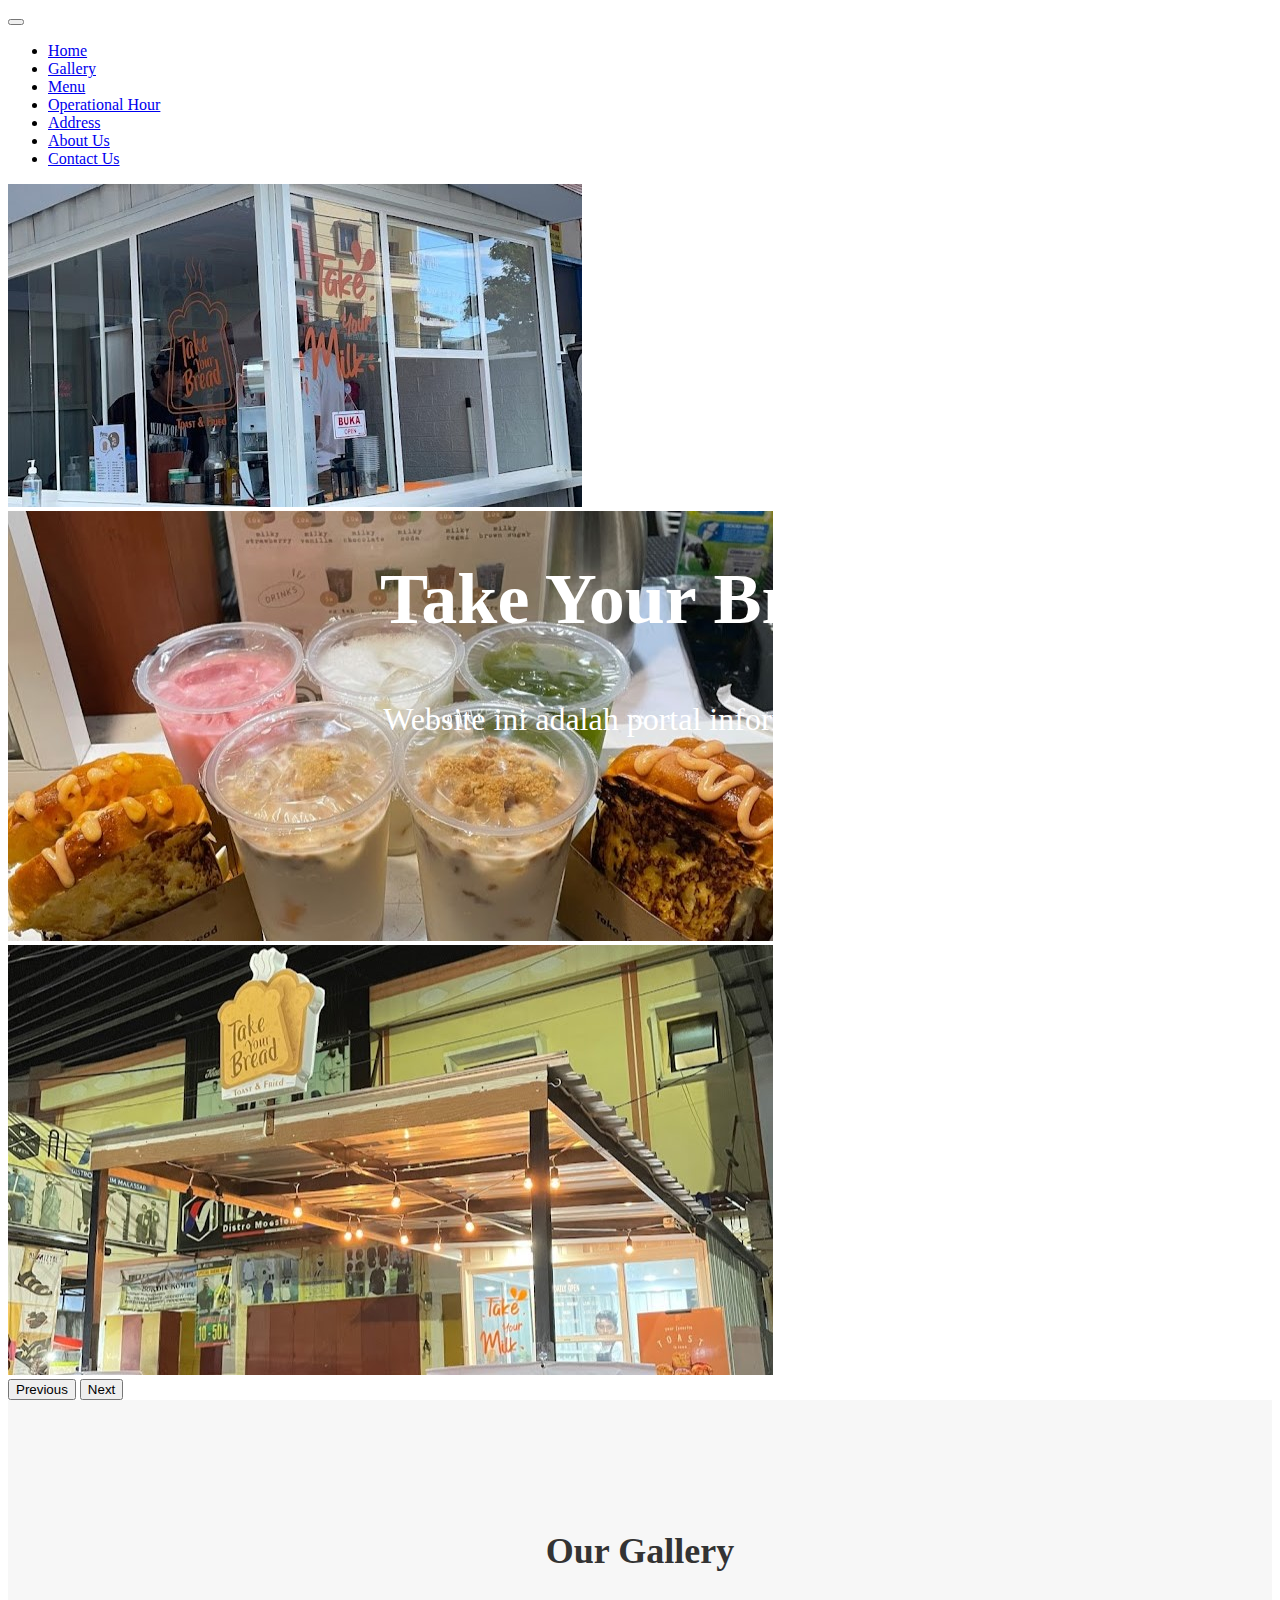
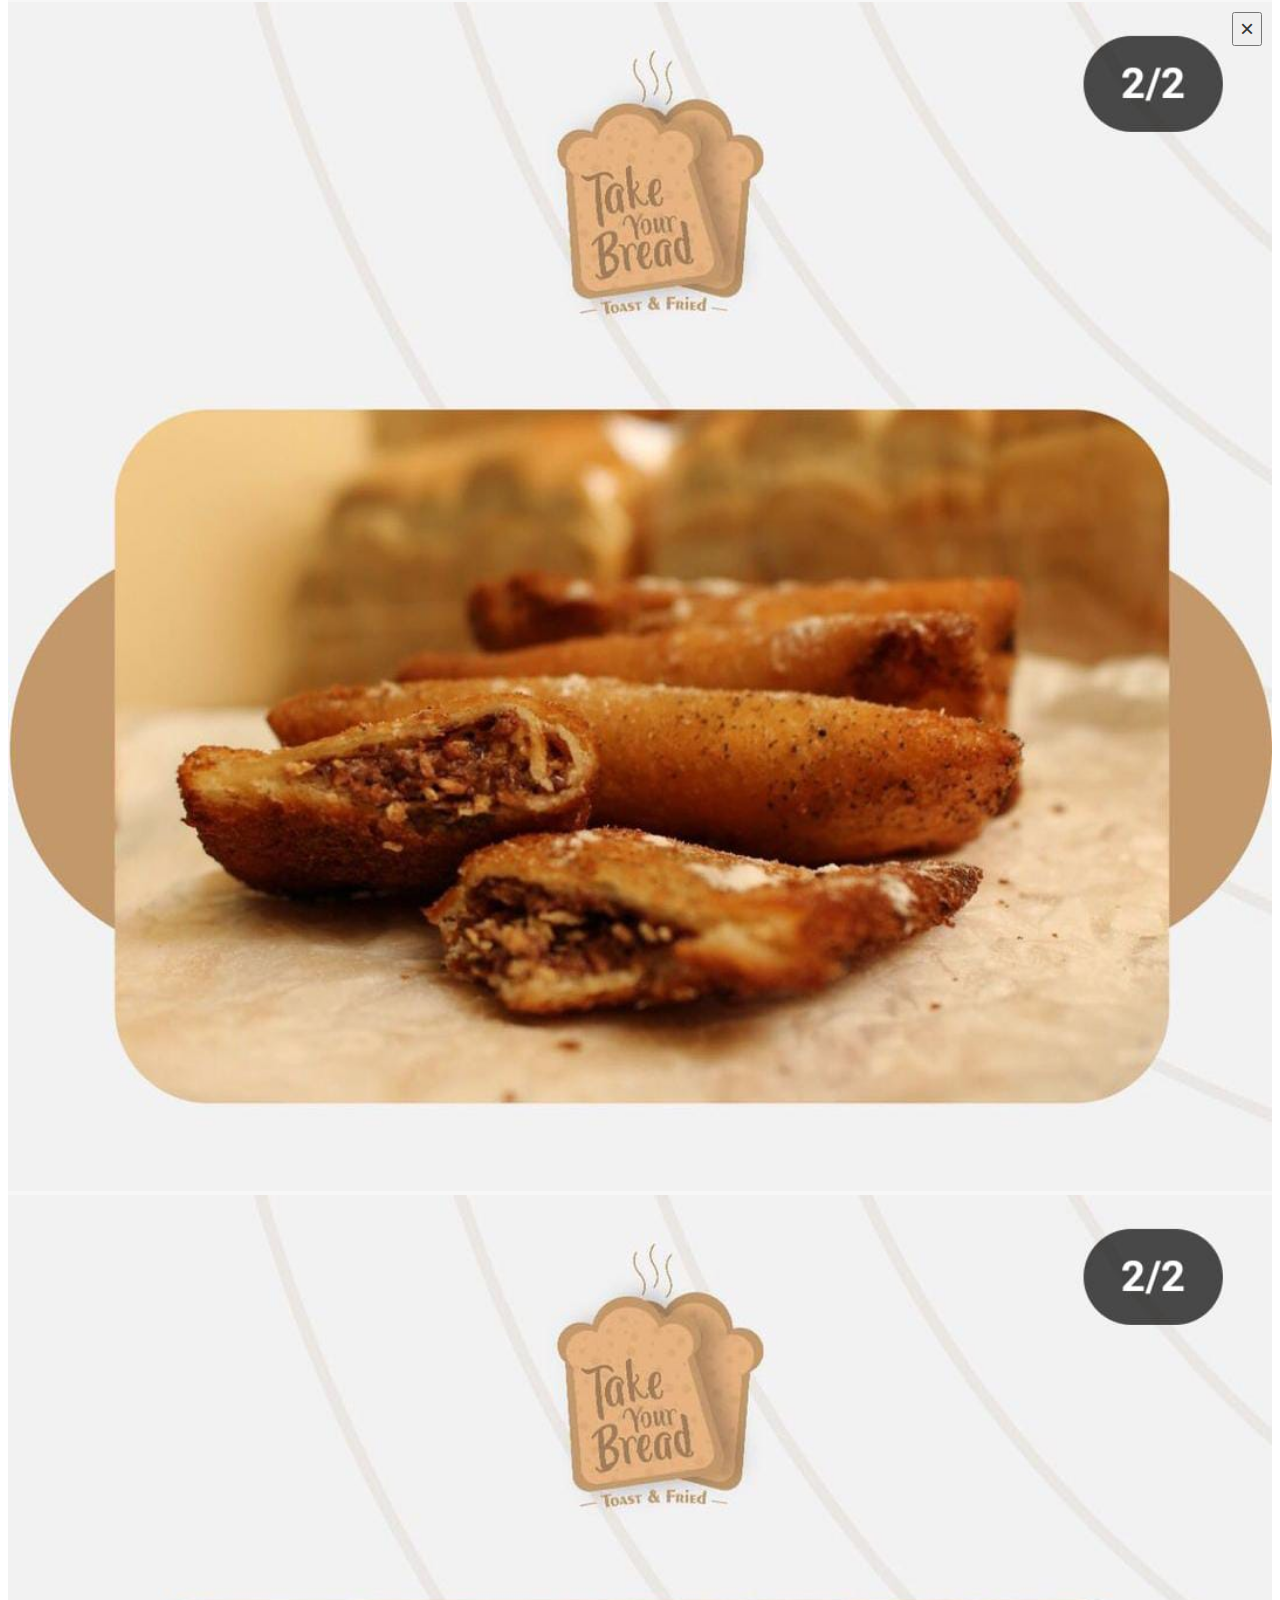
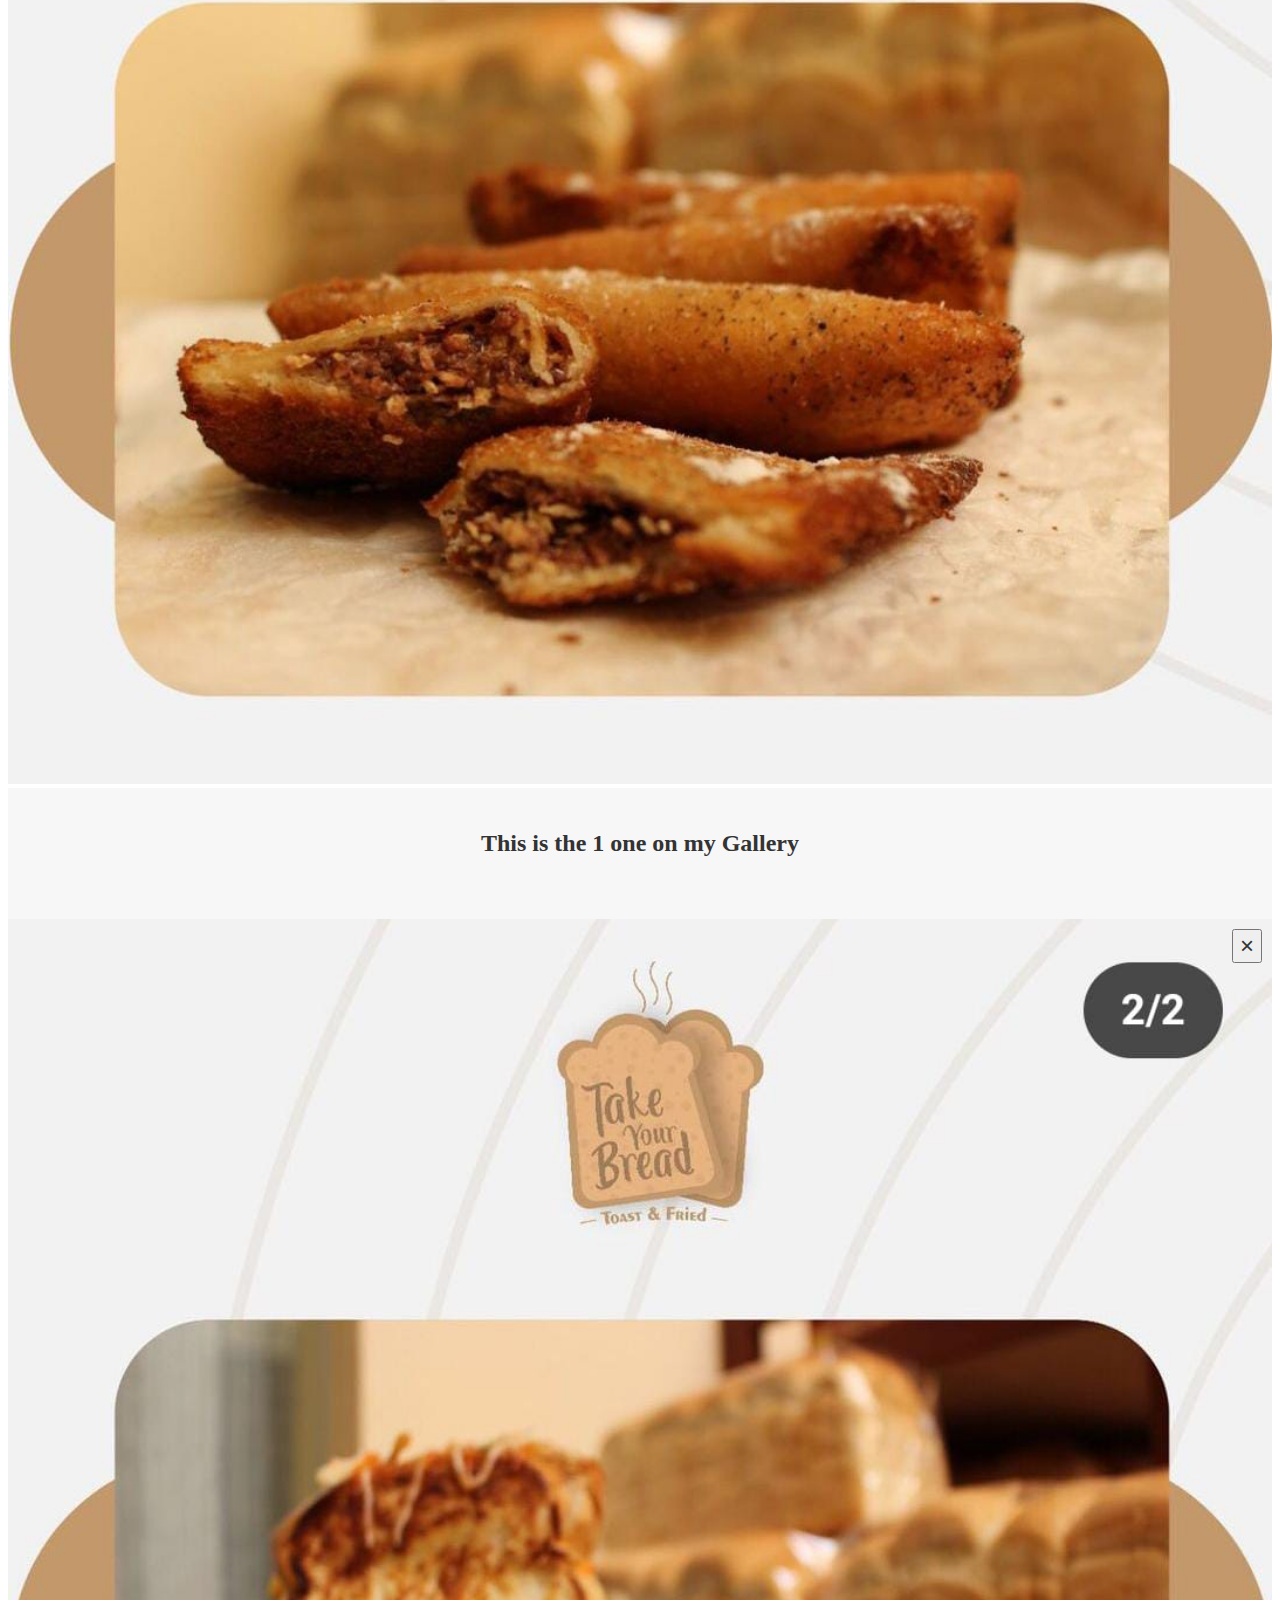
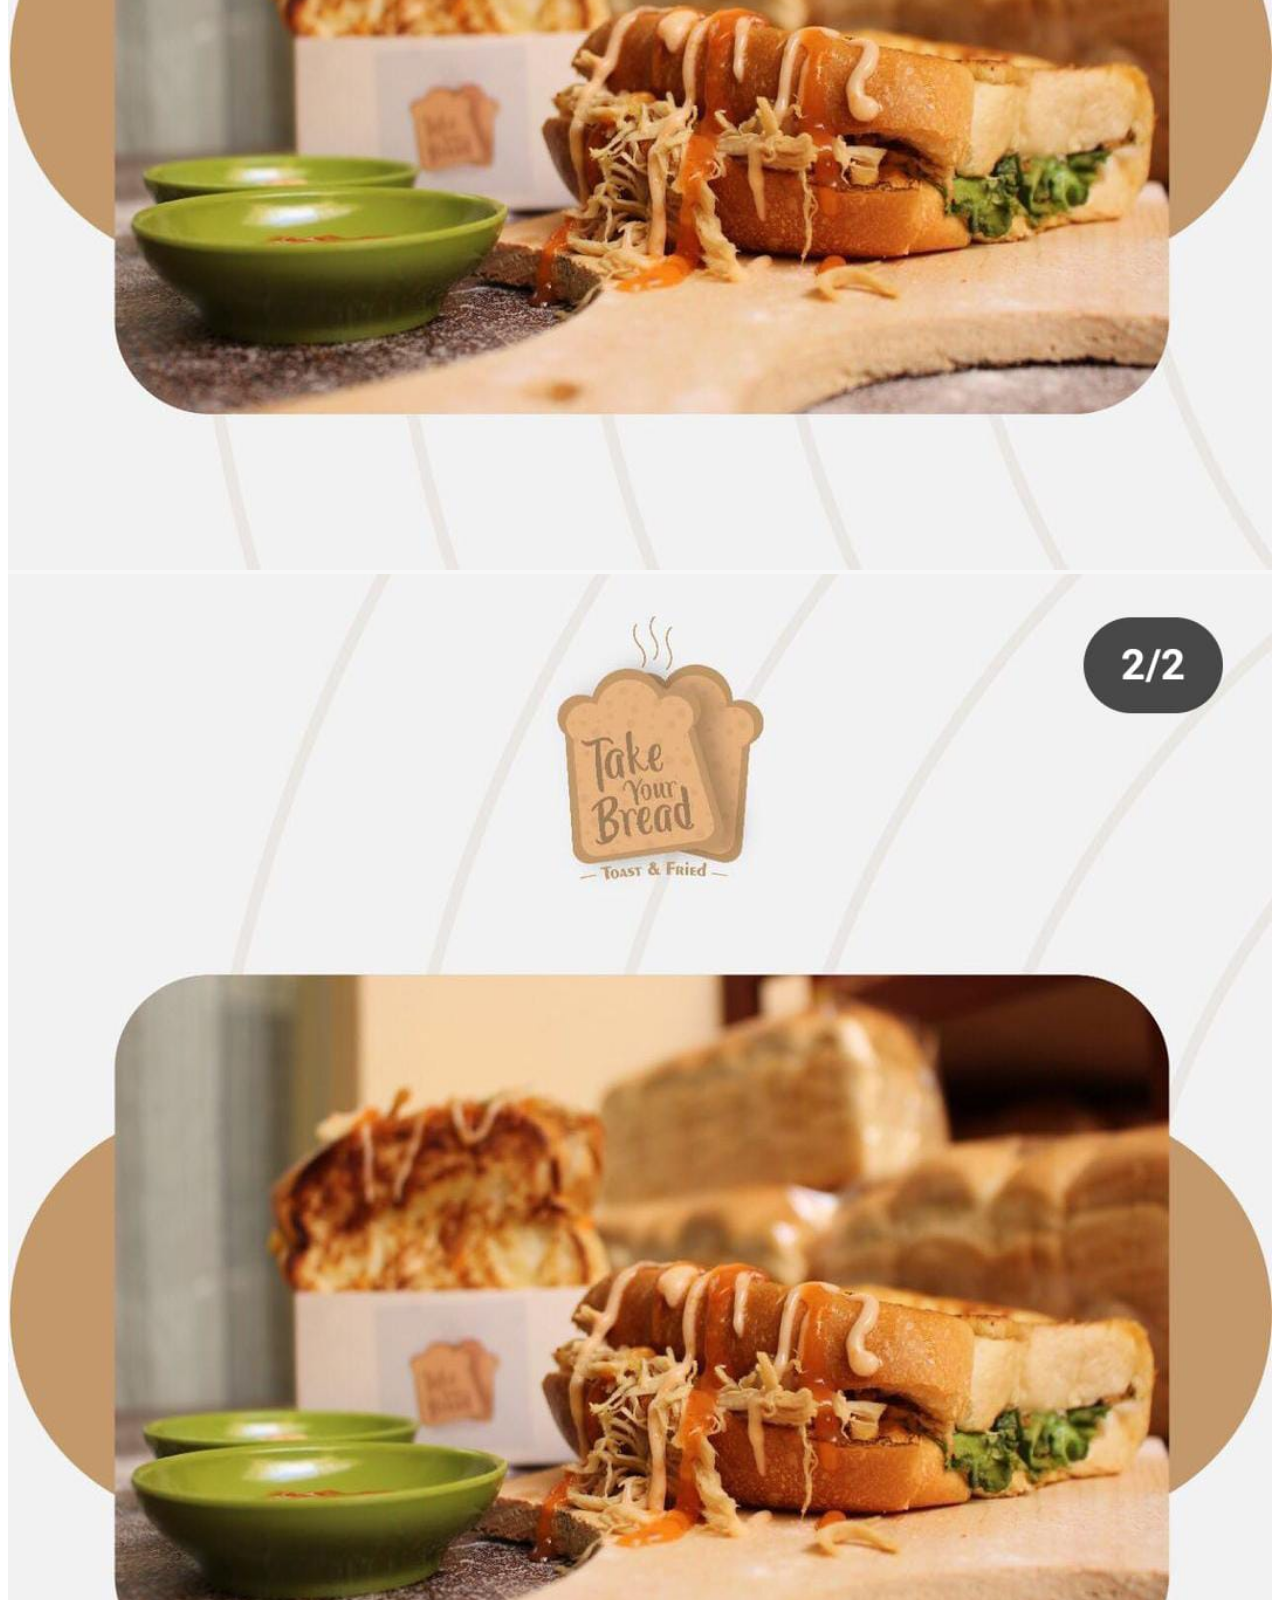
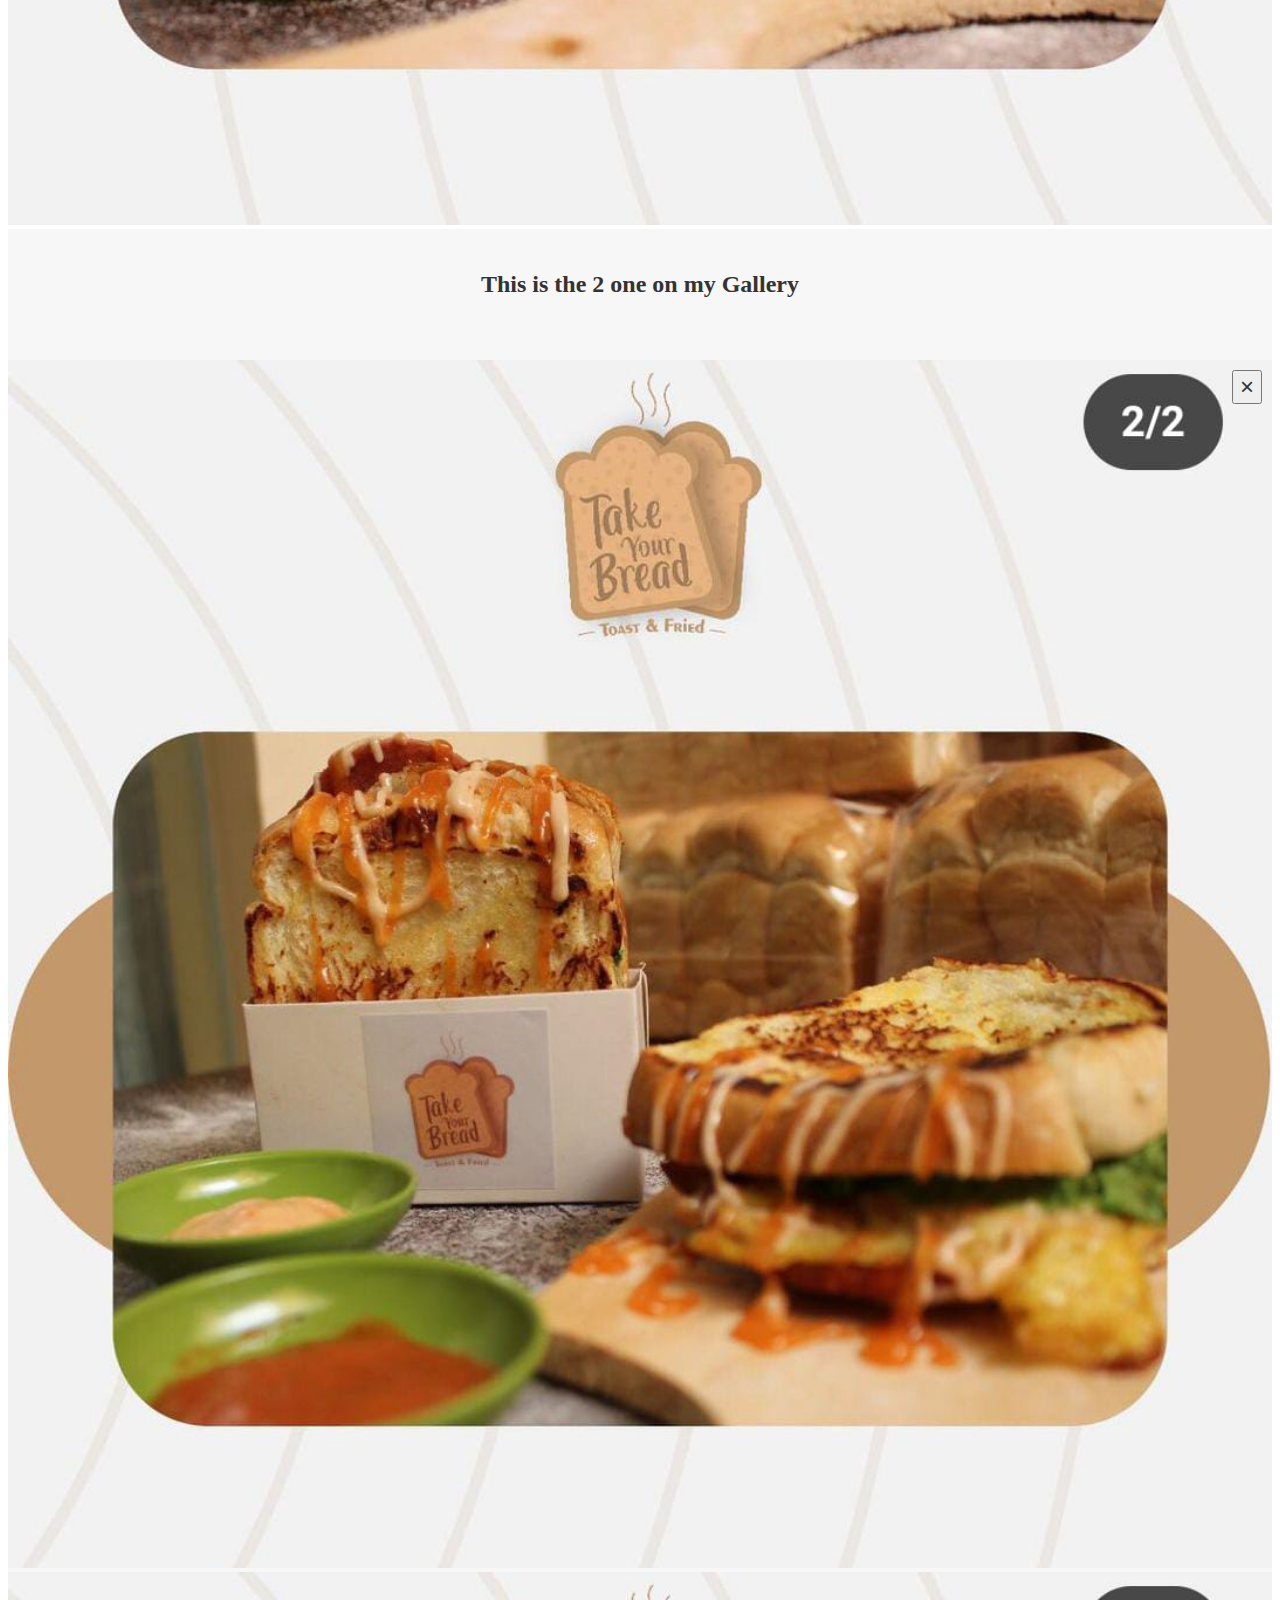
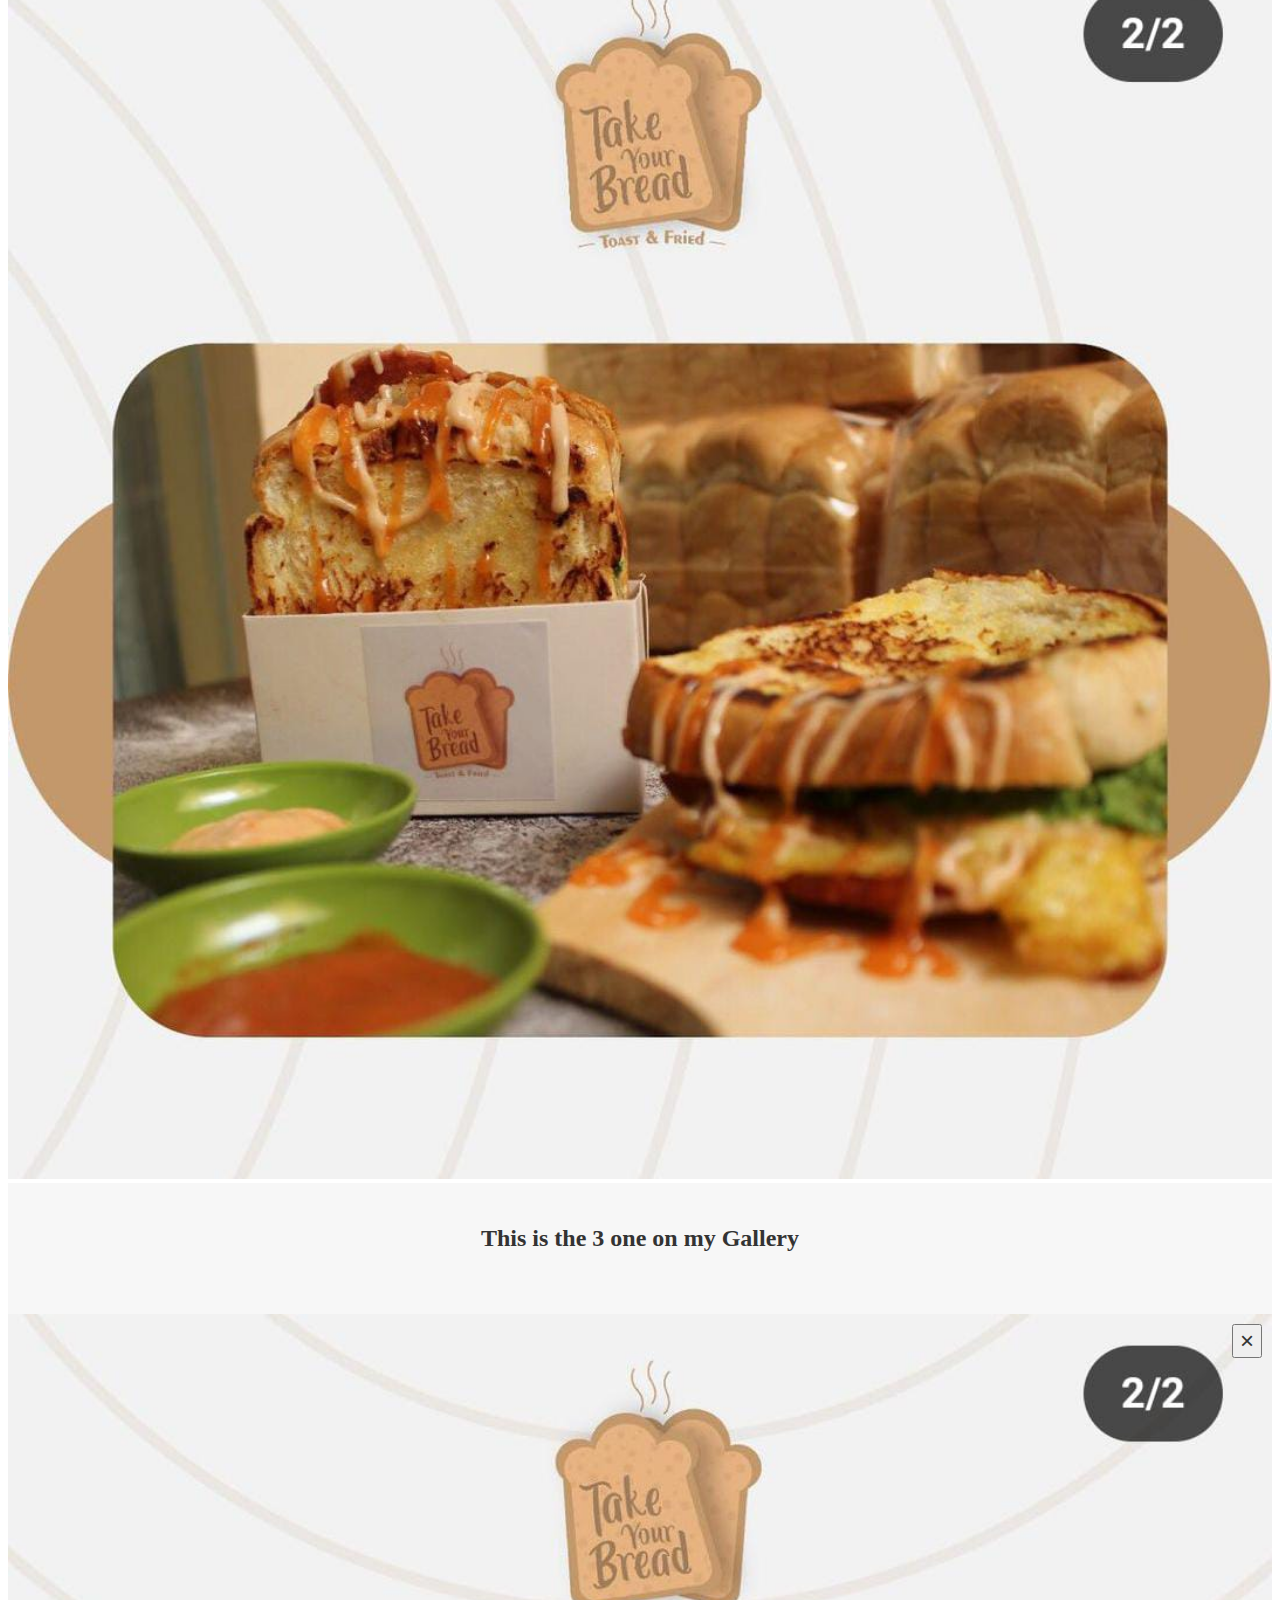
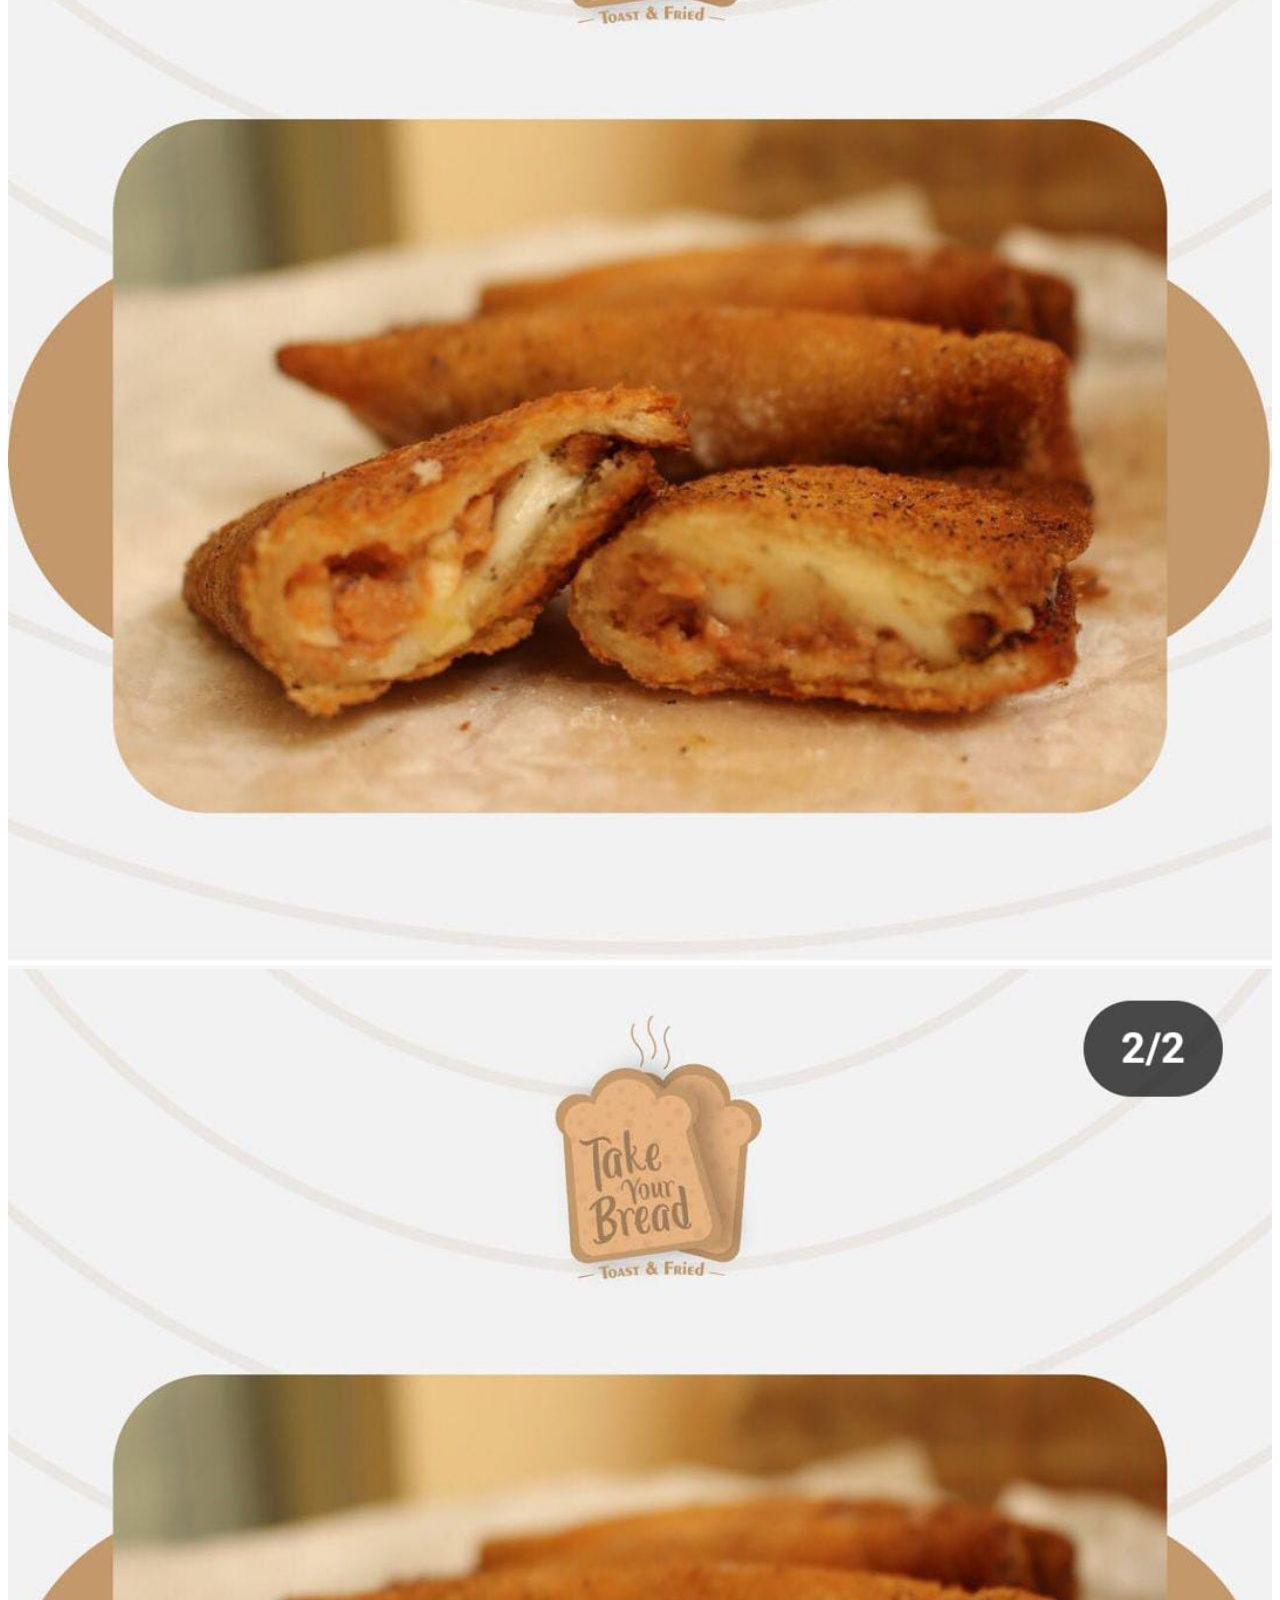
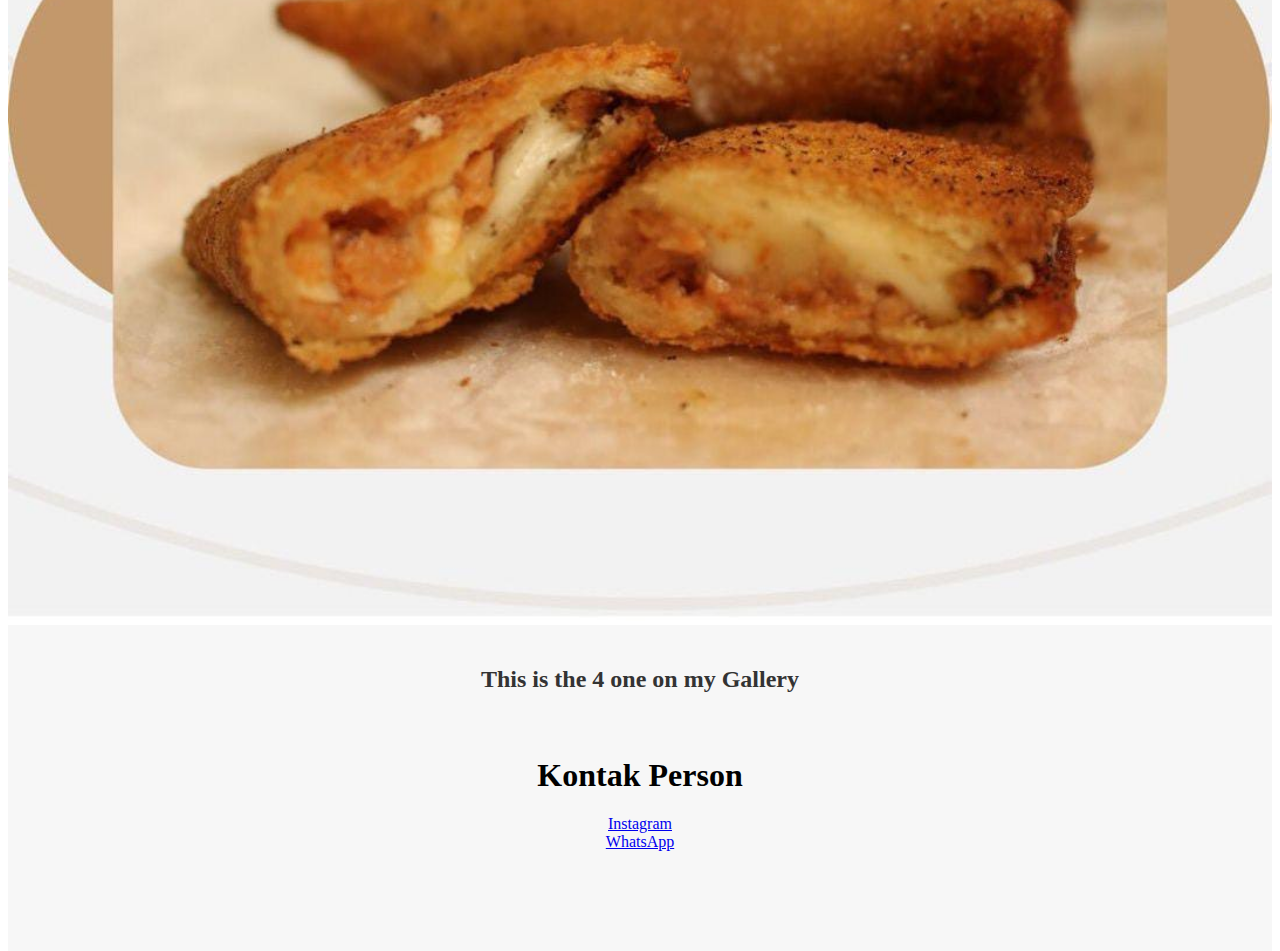
<file: Take Your Bread_Kelompok 2/Index.html>
<!DOCTYPE html>
<html lang="en">
<head>
    <meta charset="UTF-8">
    <meta name="viewport" content="width=device-width, initial-scale=1.0">
    <title>Take Your Bread - Kelompok 2</title>
    <link href="https://cdn.jsdelivr.net/npm/bootstrap@5.3.2/dist/css/bootstrap.min.css" rel="stylesheet" integrity="sha384-T3c6CoIi6uLrA9TneNEoa7RxnatzjcDSCmG1MXxSR1GAsXEV/Dwwykc2MPK8M2HN" crossorigin="anonymous">
    <style type="text/css">
    /* hero background image */
    .bgimage {
        height:100vh;
        background-size:cover;
        position:relative;
    }
    /* text css above hero image*/
    .hero_title {
        font-size: 4.5rem;
    }
    .hero_desc {
        font-size: 2rem;
    }
    .hero-text {
        text-align: center;
        position: absolute;
        top: 50%;
        left: 50%;
        transform: translate(-50%, -50%);
        color: white;
    }

        /* Styling the main container */
        #gallery {
            background-color: #f7f7f7;
            padding: 100px 0;
        }

        /* Centering the text inside the .wow element */
        .wow {
            text-align: center;
        }

        /* Styling the title and caption text */
        .block-title {
            font-size: 36px;
            color: #333;
        }

        .title-caption {
            font-size: 18px;
            color: #666;
        }

        /* Styling the gallery items */
        .gal-item {
            margin-bottom: 20px;
        }

        /* Styling the box inside each gallery item */
        .box {
            position: relative;
            overflow: hidden;
        }

        /* Styling the images inside the box */
        .box img {
            width: 100%;
            height: auto;
        }

        /* Styling the modal dialog */
        .modal-content {
            background-color: #fff;
            border: none;
        }

        /* Styling the close button in the modal */
        .close {
            position: absolute;
            top: 10px;
            right: 10px;
            font-size: 24px;
            color: #333;
            cursor: pointer;
        }

        /* Styling the modal body */
        .modal-body {
            text-align: center;
        }

        /* Styling the description text */
        .description {
            background-color: #f7f7f7;
            text-align: center;
            padding: 10px;
        }

        /* Styling the h4 elements inside the description */
        .description h4 {
            font-size: 24px;
            color: #333;
        }

        /* Responsive styling for different screen sizes */
        @media (max-width: 768px) {
            .gal-item {
                margin-bottom: 10px;
            }
        }
    </style>
</head>
<body>
    <!-- Your HTML content here -->
</body>
</html>

    </style>
</head>
<body>
    <nav class="navbar navbar-expand-lg fixed-top navbarScroll">
        <div class="container p-2 mb-2 bg-body-tertiary">
            <button class="navbar-toggler" type="button" data-bs-toggle="collapse" data-bs-target="#navbarSupportedContent" aria-controls="navbarSupportedContent" aria-expanded="false" aria-label="Toggle navigation">
                <span class="navbar-toggler-icon"></span>
            </button>
            <div class="collapse navbar-collapse" id="navbarSupportedContent">
                <ul class="navbar-nav ms-auto">
                    <li class="nav-item active">
                        <a class="nav-link" href="#Index">Home</a>
                    </li>
                    <li class="nav-item">
                        <a class="nav-link" href="#gallery">Gallery</a>
                    </li>
                    <li class="nav-item">
                        <a class="nav-link" href="Menu.html">Menu</a>
                    </li>
                    <li class="nav-item">
                        <a class="nav-link" href="operational hour.html">Operational Hour</a>
                    </li>
                    <li class="nav-item">
                        <a class="nav-link" href="address.html">Address</a>
                    </li>
                    <li class="nav-item">
                        <a class="nav-link" href="About Us.html">About Us</a>
                    </li>
                    <li class="nav-item">
                        <a class="nav-link" href="#Contact Us">Contact Us</a>
                    </li>
                </ul>
            </div>
        </div>
    </nav>

    <!-- main banner -->
    <section class="bgimage" id="home">
        <div id="carouselExample" class="carousel slide">
            <div class="col-12">
            <div class="carousel-inner">
              <div class="carousel-item active">
                <img src="Toko2.jpg" class="d-block w-100" alt="Toko2">
              </div>
              <div class="carousel-item">
                <img src="Toko3.jpg" class="d-block w-100" alt="Toko3">
              </div>
              <div class="carousel-item">
                <img src="Toko4.jpg" class="d-block w-100" alt="Toko4">
              </div>
            </div>
            <button class="carousel-control-prev" type="button" data-bs-target="#carouselExample" data-bs-slide="prev">
              <span class="carousel-control-prev-icon" aria-hidden="true"></span>
              <span class="visually-hidden">Previous</span>
            </button>
            <button class="carousel-control-next" type="button" data-bs-target="#carouselExample" data-bs-slide="next">
              <span class="carousel-control-next-icon" aria-hidden="true"></span>
              <span class="visually-hidden">Next</span>
            </button>
          </div>
        <div class="container-fluid">
            <div class="row">
            <div class="col-lg-12 col-md-12 col-sm-12 col-xs-12 hero-text">
                <h2 class="hero_title">Take Your Bread</h2>
                <p class="hero_desc">Website ini adalah portal informasi toko</p>
            </div>
            </div>
        </div>
    </div>

    <div id="gallery" class="gallery-main pad-top-100 pad-bottom-100">
        <div class="container">
            <div class="row">
                <div class="col-lg-12 col-md-12 col-sm-12 col-xs-12">
                    <div class="wow fadeIn" data-wow-duration="1s" data-wow-delay="0.1s">
                        <h2 class="block-title text-center">
						Our Gallery	
					</h2>
                    </div>
                    <div class="gal-container clearfix">
                        <div class="col-md-8 col-sm-12 co-xs-12 gal-item">
                            <div class="box">
                                <a href="#" data-toggle="modal" data-target="#1">
                                    <img src="Roti1.jpg" alt="Roti1" />
                                </a>
                                <div class="modal fade" id="1" tabindex="-1" role="dialog">
                                    <div class="modal-dialog" role="document">
                                        <div class="modal-content">
                                            <button type="button" class="close" data-dismiss="modal" aria-label="Close"><span aria-hidden="true">×</span></button>
                                            <div class="modal-body">
                                                <img src="Roti1.jpg" alt="Roti1" />
                                            </div>
                                            <div class="col-md-12 description">
                                                <h4>This is the 1 one on my Gallery</h4>
                                            </div>
                                        </div>
                                    </div>
                                </div>
                            </div>
                        </div>
                        <div class="col-md-4 col-sm-6 co-xs-12 gal-item">
                            <div class="box">
                                <a href="#" data-toggle="modal" data-target="#2">
                                    <img src="Roti2.jpg" alt="Roti2" />
                                </a>
                                <div class="modal fade" id="2" tabindex="-1" role="dialog">
                                    <div class="modal-dialog" role="document">
                                        <div class="modal-content">
                                            <button type="button" class="close" data-dismiss="modal" aria-label="Close"><span aria-hidden="true">×</span></button>
                                            <div class="modal-body">
                                                <img src="Roti2.jpg" alt="Roti2" />
                                            </div>
                                            <div class="col-md-12 description">
                                                <h4>This is the 2 one on my Gallery</h4>
                                            </div>
                                        </div>
                                    </div>
                                </div>
                            </div>
                        </div>
                        <div class="col-md-4 col-sm-6 co-xs-12 gal-item">
                            <div class="box">
                                <a href="#" data-toggle="modal" data-target="#3">
                                    <img src="Roti3.jpg" alt="Roti3" />
                                </a>
                                <div class="modal fade" id="3" tabindex="-1" role="dialog">
                                    <div class="modal-dialog" role="document">
                                        <div class="modal-content">
                                            <button type="button" class="close" data-dismiss="modal" aria-label="Close"><span aria-hidden="true">×</span></button>
                                            <div class="modal-body">
                                                <img src="Roti3.jpg" alt="Roti3" />
                                            </div>
                                            <div class="col-md-12 description">
                                                <h4>This is the 3 one on my Gallery</h4>
                                            </div>
                                        </div>
                                    </div>
                                </div>
                            </div>
                        </div>
                        <div class="col-md-4 col-sm-6 co-xs-12 gal-item">
                            <div class="box">
                                <a href="#" data-toggle="modal" data-target="#4">
                                    <img src="Roti4.jpg" alt="Roti4" />
                                </a>
                                <div class="modal fade" id="4" tabindex="-1" role="dialog">
                                    <div class="modal-dialog" role="document">
                                        <div class="modal-content">
                                            <button type="button" class="close" data-dismiss="modal" aria-label="Close"><span aria-hidden="true">×</span></button>
                                            <div class="modal-body">
                                                <img src="Roti4.jpg" alt="Roti4" />
                                            </div>
                                            <div class="col-md-12 description">
                                                <h4>This is the 4 one on my Gallery</h4>
                                            </div>
                                        </div>
                                    </div>
                                </div>
                            </div>
                        </div>

                            <div class="p-6 mb-2 bg-body-secondary" align="center" id="Contact Us">
                                <h1>Kontak Person</h1>
                                    <a href="https://instagram.com/takeyourbread?igshid=MzRlODBiNWFlZA==" target="_blank">Instagram</a><br>
                                    <a href="https://tr.ee/JfYr2EGxny" target="_blank">WhatsApp</a>
                            </div>
                        
    </section>

    <footer>
        <small align="center"><p>&copy; Copyright 2023<a href="Index.html"> Kembali ke atas</a></p></small>
    </footer>

    <script src="https://cdn.jsdelivr.net/npm/bootstrap@5.3.2/dist/js/bootstrap.bundle.min.js" integrity="sha384-C6RzsynM9kWDrMNeT87bh95OGNyZPhcTNXj1NW7RuBCsyN/o0jlpcV8Qyq46cDfL" crossorigin="anonymous"></script>
</body>
</html>
</file>
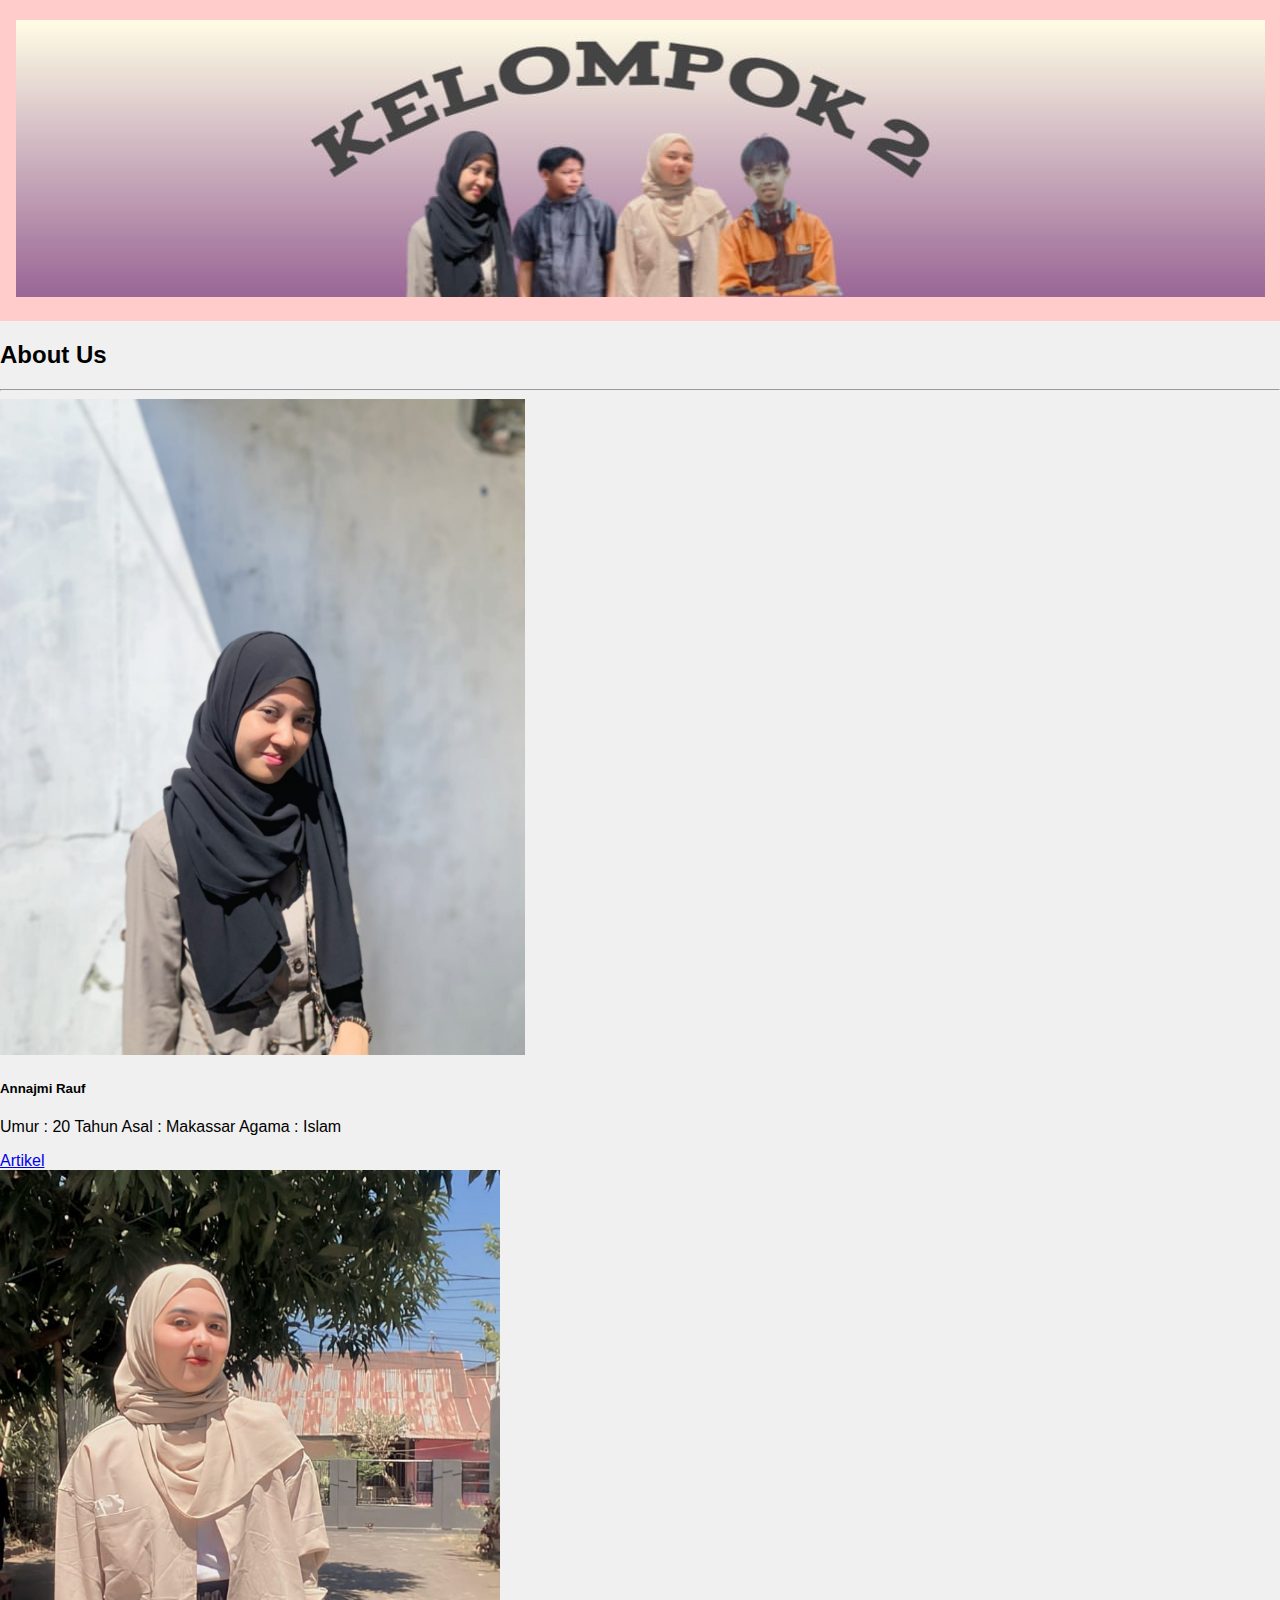
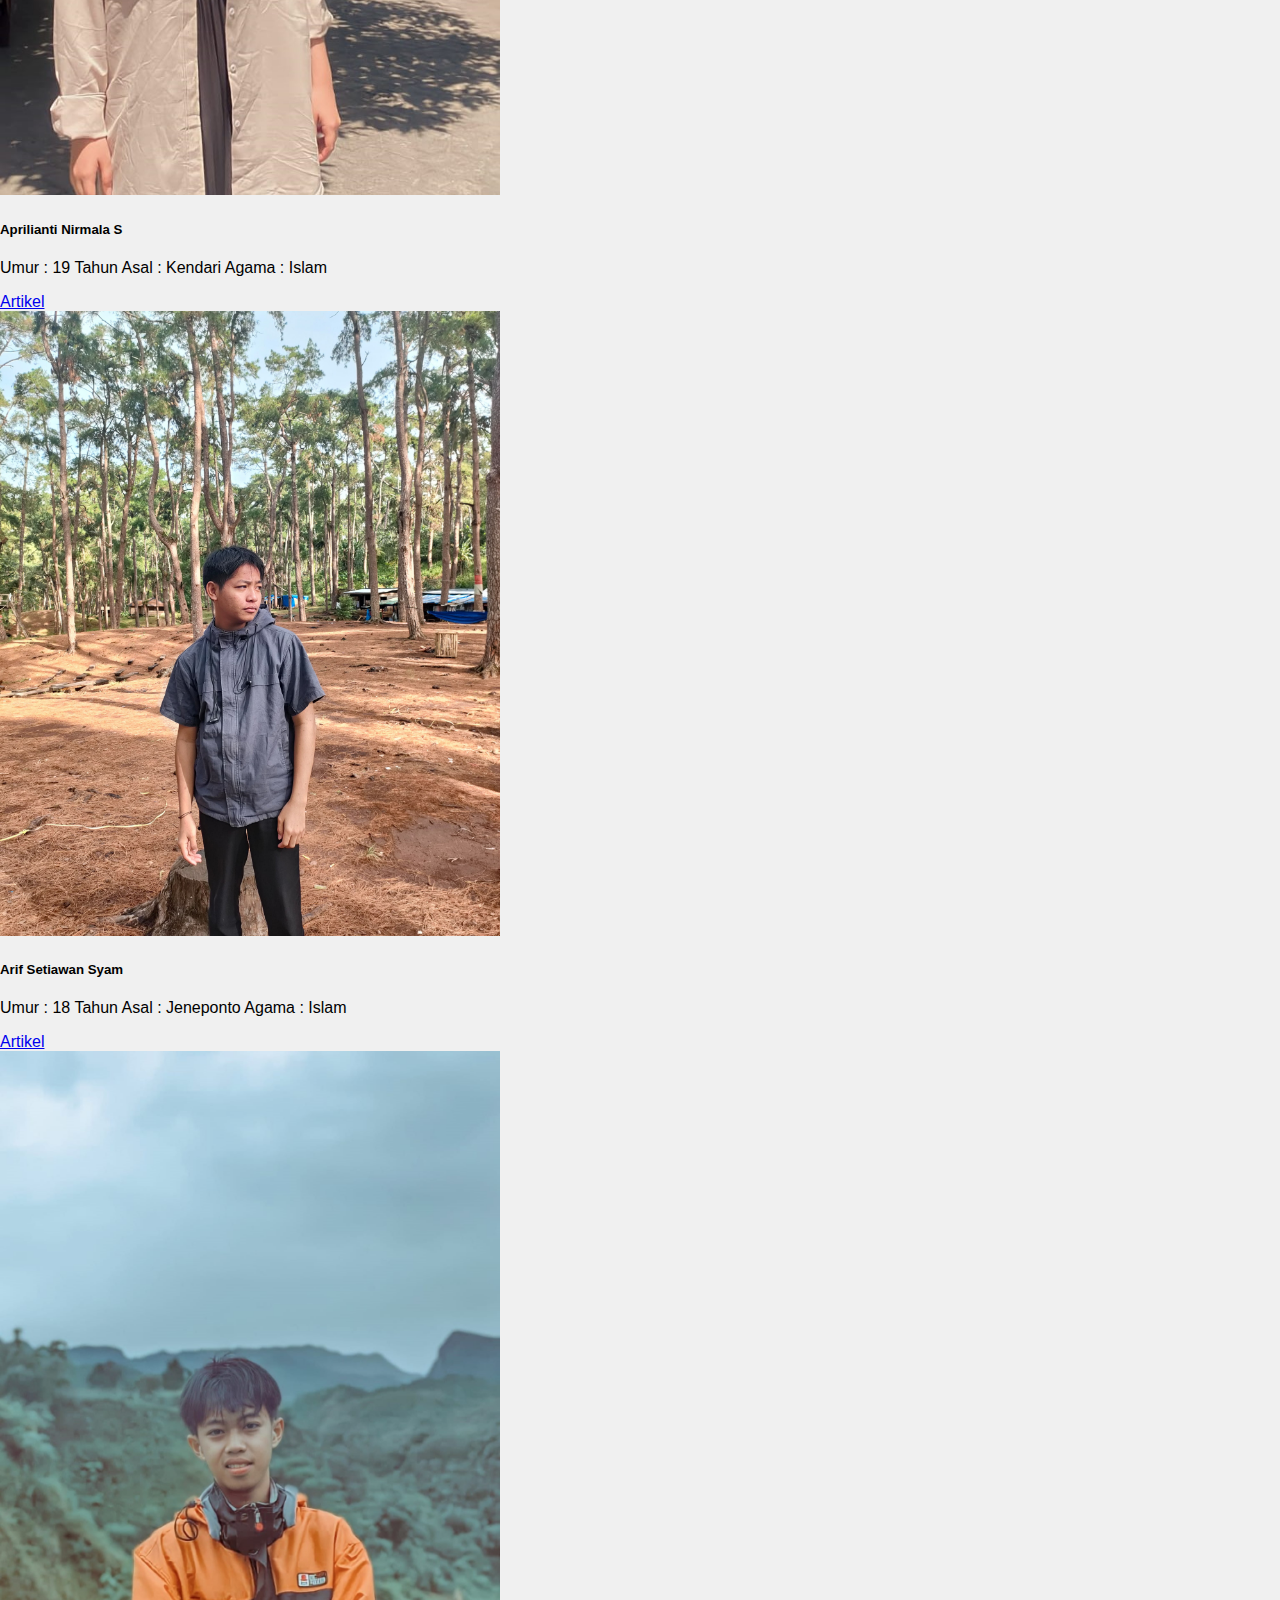
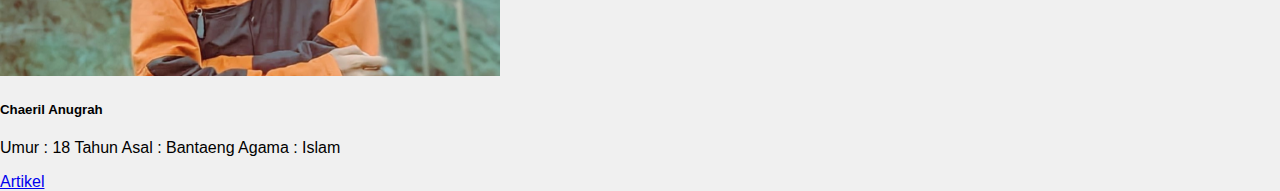
<file: Take Your Bread_Kelompok 2/About Us.html>
<!DOCTYPE html>
<html lang="en">
<head>
    <meta charset="UTF-8">
    <meta name="viewport" content="width=device-width, initial-scale=1.0">
    <title>About Us - Take Your Bread</title>
    <link href="https://cdn.jsdelivr.net/npm/bootstrap@5.3.2/dist/css/bootstrap.min.css" rel="stylesheet" integrity="sha384-T3c6CoIi6uLrA9TneNEoa7RxnatzjcDSCmG1MXxSR1GAsXEV/Dwwykc2MPK8M2HN" crossorigin="anonymous">
    <style>
        body {
            font-family: Arial, sans-serif;
            background-color: #f0f0f0;
            margin: 0;
            padding: 0;
        }

        header {
            background-color: #ffcccb;
            text-align: center;
            padding: 20px 0;
        }

        header img {
            max-width: 100%;
            height: auto;
        }

        h1 {
            text-align: center;
            color: #ff6b6b;
        }

        table {
            margin: 20px auto;
            border-collapse: collapse;
            width: 80%;
        }

        table, th, td {
            border: 2px solid #ffcccb;
        }

        th, td {
            padding: 10px;
            text-align: center;
        }

        th {
            background-color: #ff6b6b;
            color: white;
        }

        img {
            max-width: 100%;
            height: auto;
        }
    </style>
</head>
<body>
    <header>
        <img src="Harmony Cake Header.jpg" alt="Harmony Cake Shop" width="1249" height="277">
    </header>

    <section class="events mt-5" id="experiences">
        <div class="container">
         <!-- Baris Judul -->
         <div class="row mb-4">
          <div class="col text-center">
           <h2>About Us</h2>
           <hr>
          </div>
         </div><!-- Baris Cart 1 -->
         <div class="row mb-4">
          <div class="col-md mb-3">
           <!-- Cart 1 -->
           <div class="card">
            <img class="card-img-top" src="najmi.jpg" width="525" height="271">
            <div class="card-body">
                <h5 class="card-title">Annajmi Rauf</h5>
                <p class="card-text"> 
                    Umur : 20 Tahun
                    Asal : Makassar
                    Agama : Islam
                </p>
                <a href="artikel najmi.html" class="btn btn-primary">Artikel</a>
            </div>
           </div>
          </div><!-- Cart 2 -->
          <div class="col-md mb-3">
           <div class="card">
            <img class="card-img-top" src="epi.jpg" width="500" height="270">
            <div class="card-body">
                <h5 class="card-title">Aprilianti Nirmala S</h5>
                <p class="card-text">
                    Umur : 19 Tahun
                    Asal : Kendari
                    Agama : Islam
                </p>
                <a href="artikel april.html" class="btn btn-primary">Artikel</a>
            </div>
           </div>
         </div>
         <div class="col-md mb-3">
            <div class="card">
             <img class="card-img-top" src="arif2.jpg" width="500" height="270">
             <div class="card-body">
                 <h5 class="card-title">Arif Setiawan Syam</h5>
                 <p class="card-text">
                     Umur : 18 Tahun
                     Asal : Jeneponto
                     Agama : Islam
                 </p>
                 <a href="Artikel arif.html" class="btn btn-primary">Artikel</a>
             </div>
            </div>
          </div>
          <div class="col-md mb-3">
            <div class="card">
             <img class="card-img-top" src="eril.jpg" width="500" height="270">
             <div class="card-body">
                 <h5 class="card-title">Chaeril Anugrah</h5>
                 <p class="card-text">
                     Umur : 18 Tahun
                     Asal : Bantaeng
                     Agama : Islam
                 </p>
                 <a href="Artikel Eril.html" class="btn btn-primary">Artikel</a>
             </div>
            </div>
          </div>
           </div>
          </div>
        </div>
       </section>
</body>
</html>
</file>
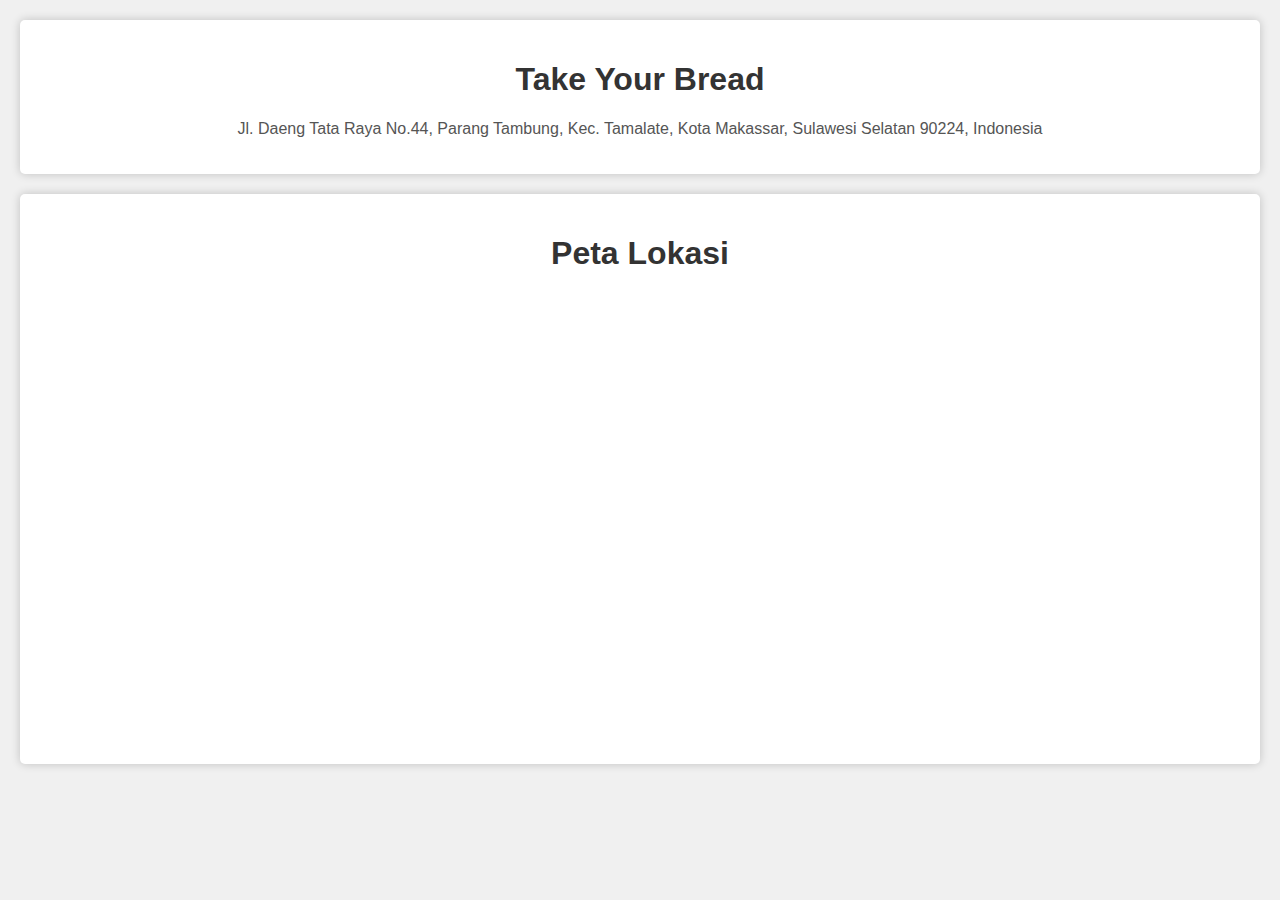
<file: Take Your Bread_Kelompok 2/address.html>
<!DOCTYPE html>
<html lang="en">
<head>
    <meta charset="UTF-8">
    <meta name="viewport" content="width=device-width, initial-scale=1.0">
    <title>Alamat Toko dan Peta</title>
    <style>
        body {
            font-family: Arial, sans-serif;
            margin: 0;
            padding: 0;
            background-color: #f0f0f0;
        }

        div {
            background-color: #fff;
            padding: 20px;
            margin: 20px;
            border-radius: 5px;
            box-shadow: 0px 0px 10px rgba(0, 0, 0, 0.2);
            text-align: center; /* Mengatur teks di tengah secara horizontal */
        }

        h1 {
            color: #333;
        }

        p {
            color: #555;
        }

        iframe {
            display: block;
            margin: 0 auto;
        }
    </style>
</head>
<body>
    
    <div>
        <h1>Take Your Bread</h1>
        <p>Jl. Daeng Tata Raya No.44, Parang Tambung, Kec. Tamalate, Kota Makassar, Sulawesi Selatan 90224, Indonesia</p>
    </div>

    <div>
        <h1>Peta Lokasi</h1>
        <iframe
            width="600"
            height="450"
            frameborder="0"
            style="border:0"
            src="https://www.google.com/maps/embed?pb=!1m18!1m12!1m3!1d3960.3360138743667!2d119.41242361434937!3d-5.184227586898548!2m3!1f0!2f0!3f0!3m2!1i1024!2i768!4f13.1!3m3!1m2!1s0x2d3ec37ea686b47c1%3A0x6a505f30da06270b!2sJalan%20Daeng%20Tata%20Raya%20No.14%2C%20Makassar%2C%20Indonesia!5e0!3m2!1sen!2sus!4v1634481532519!5m2!1sen!2sus"
            allowfullscreen
            title="Lokasi Toko Take Your Bread di Makassar, Indonesia"
        ></iframe>
    </div>
</body>
</html>
</file>
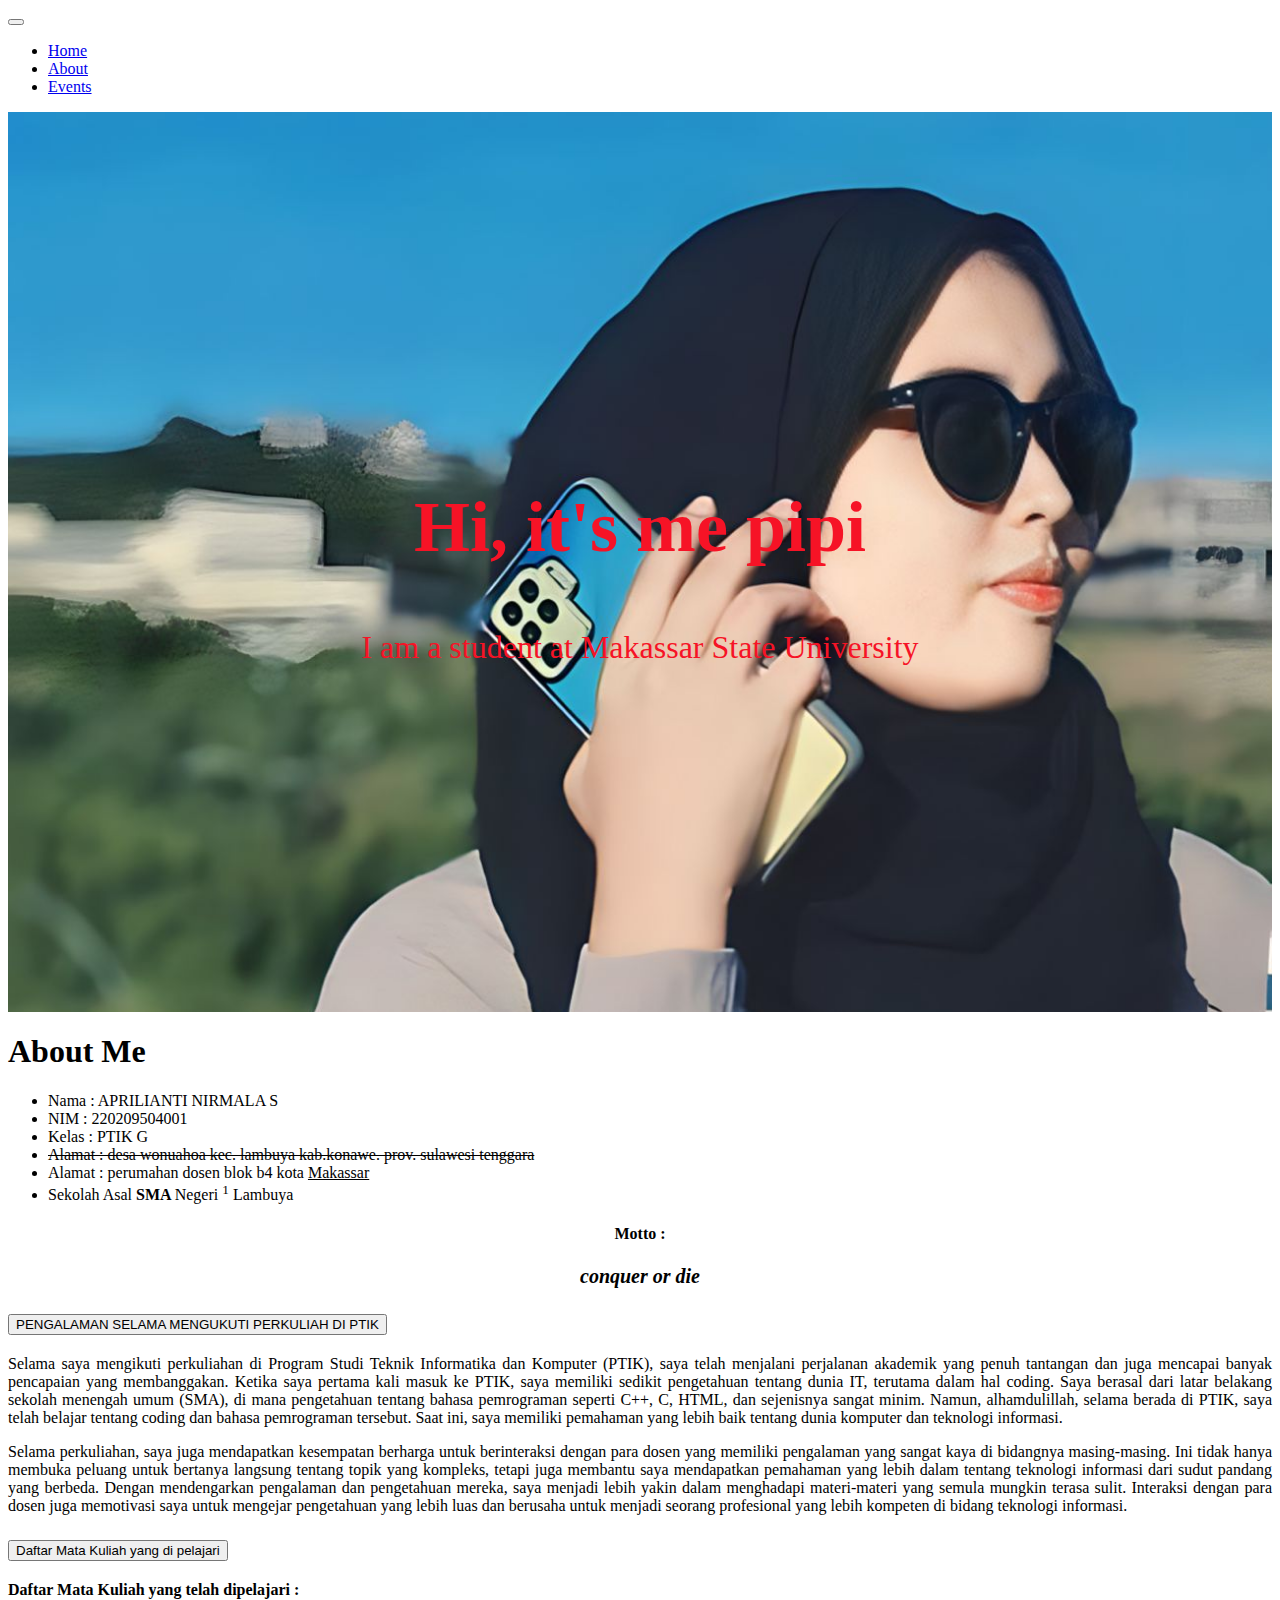
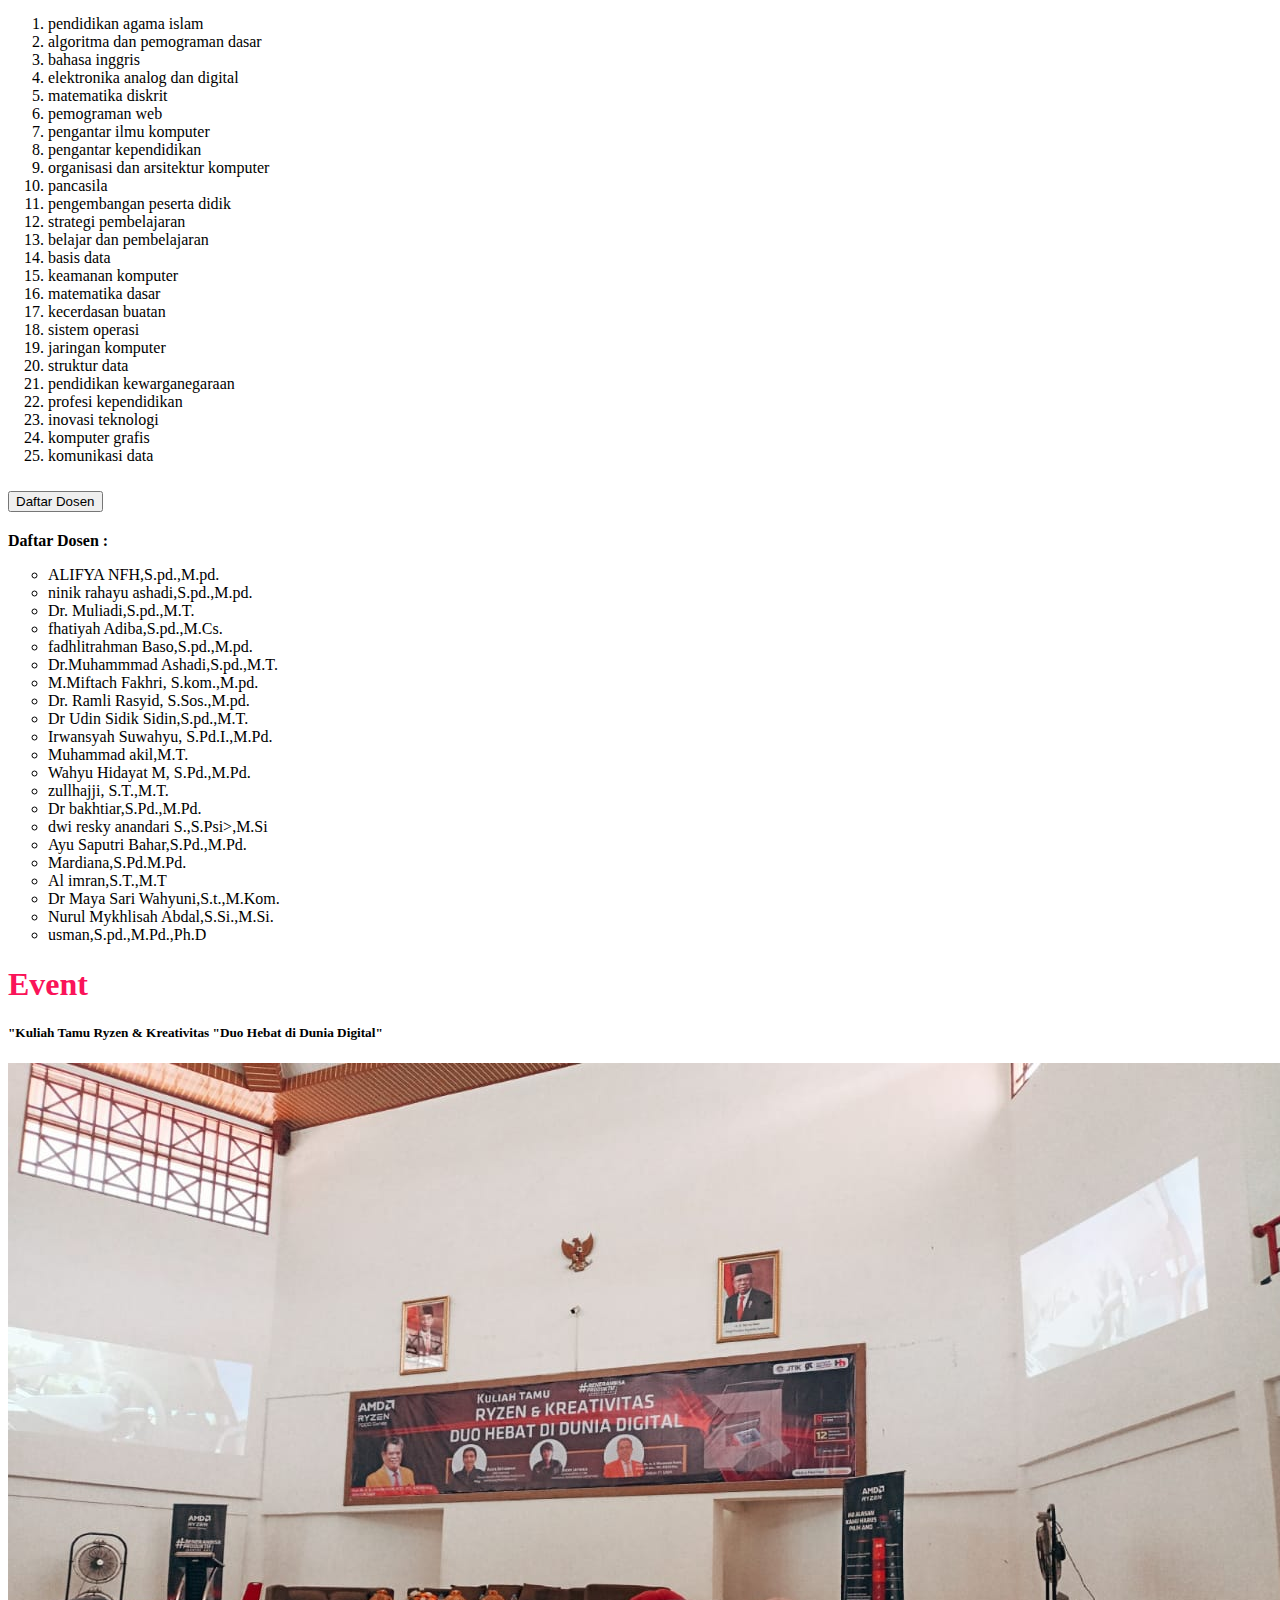
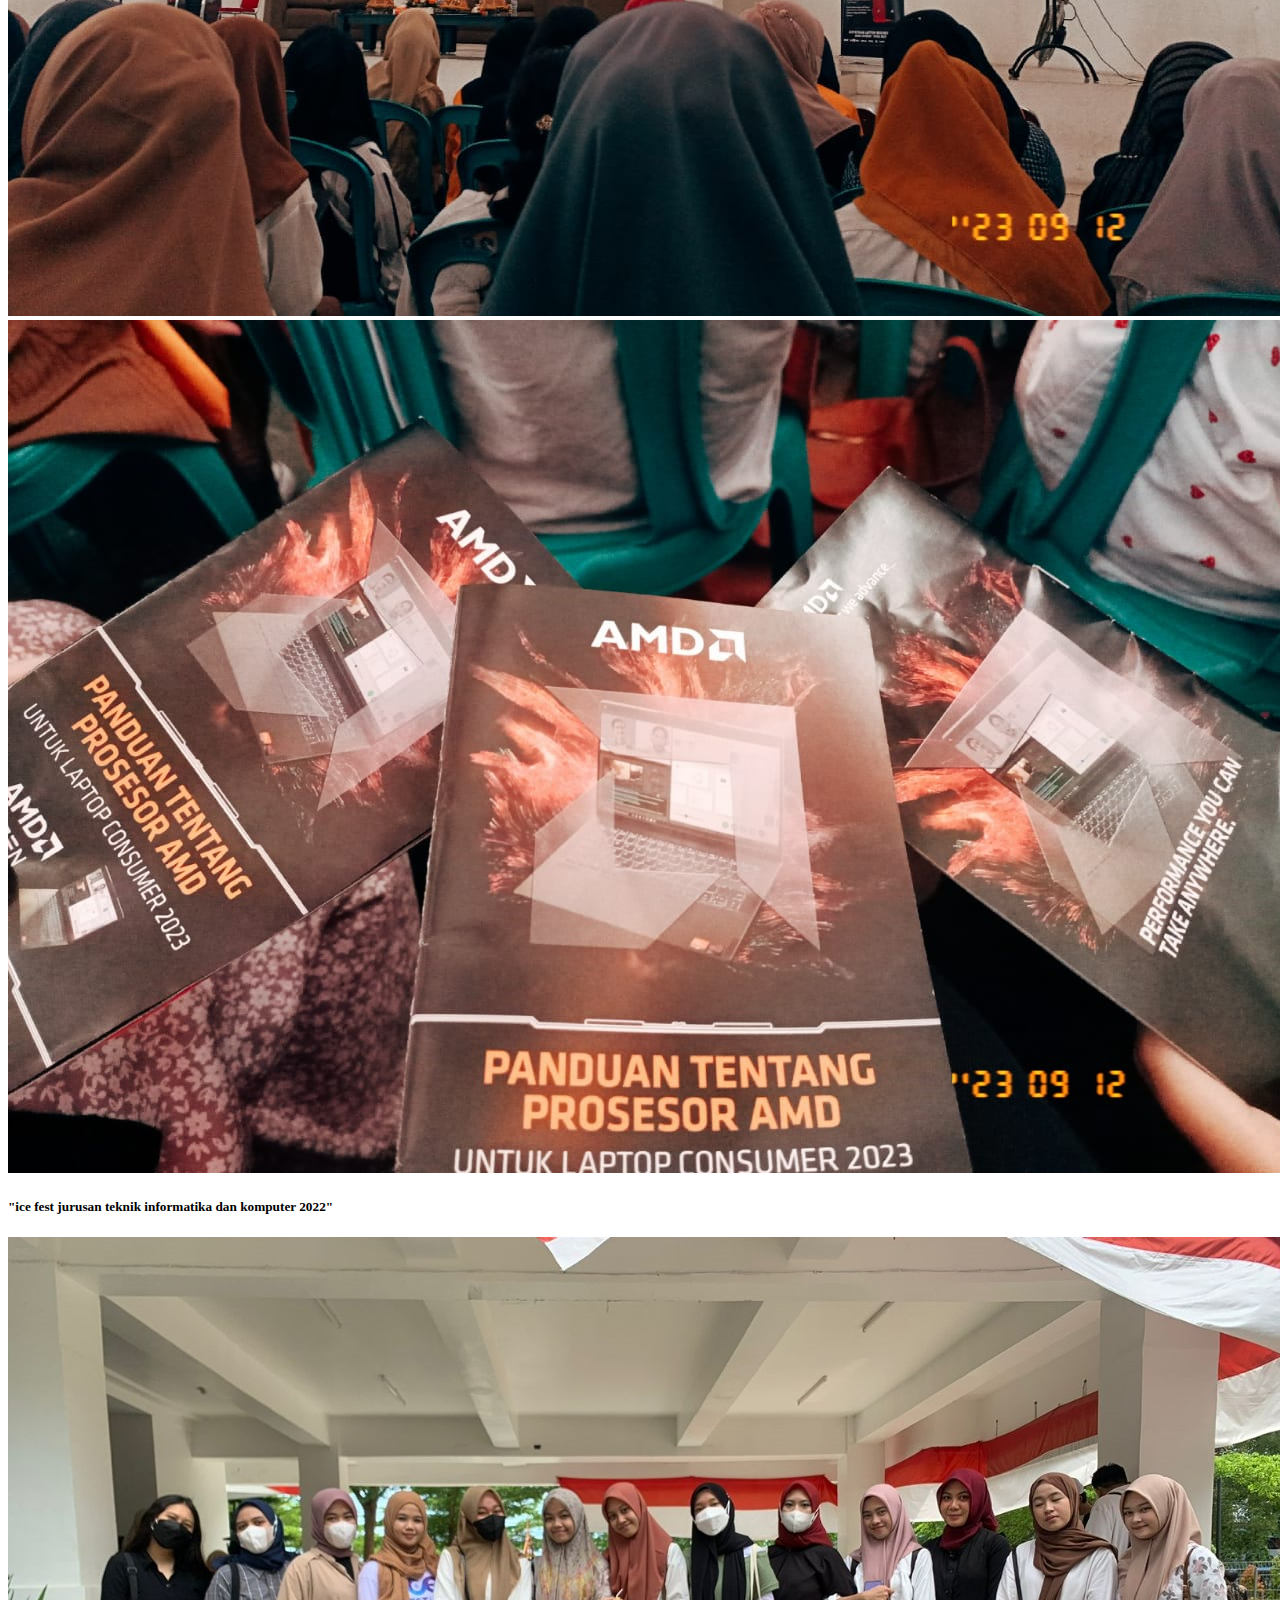
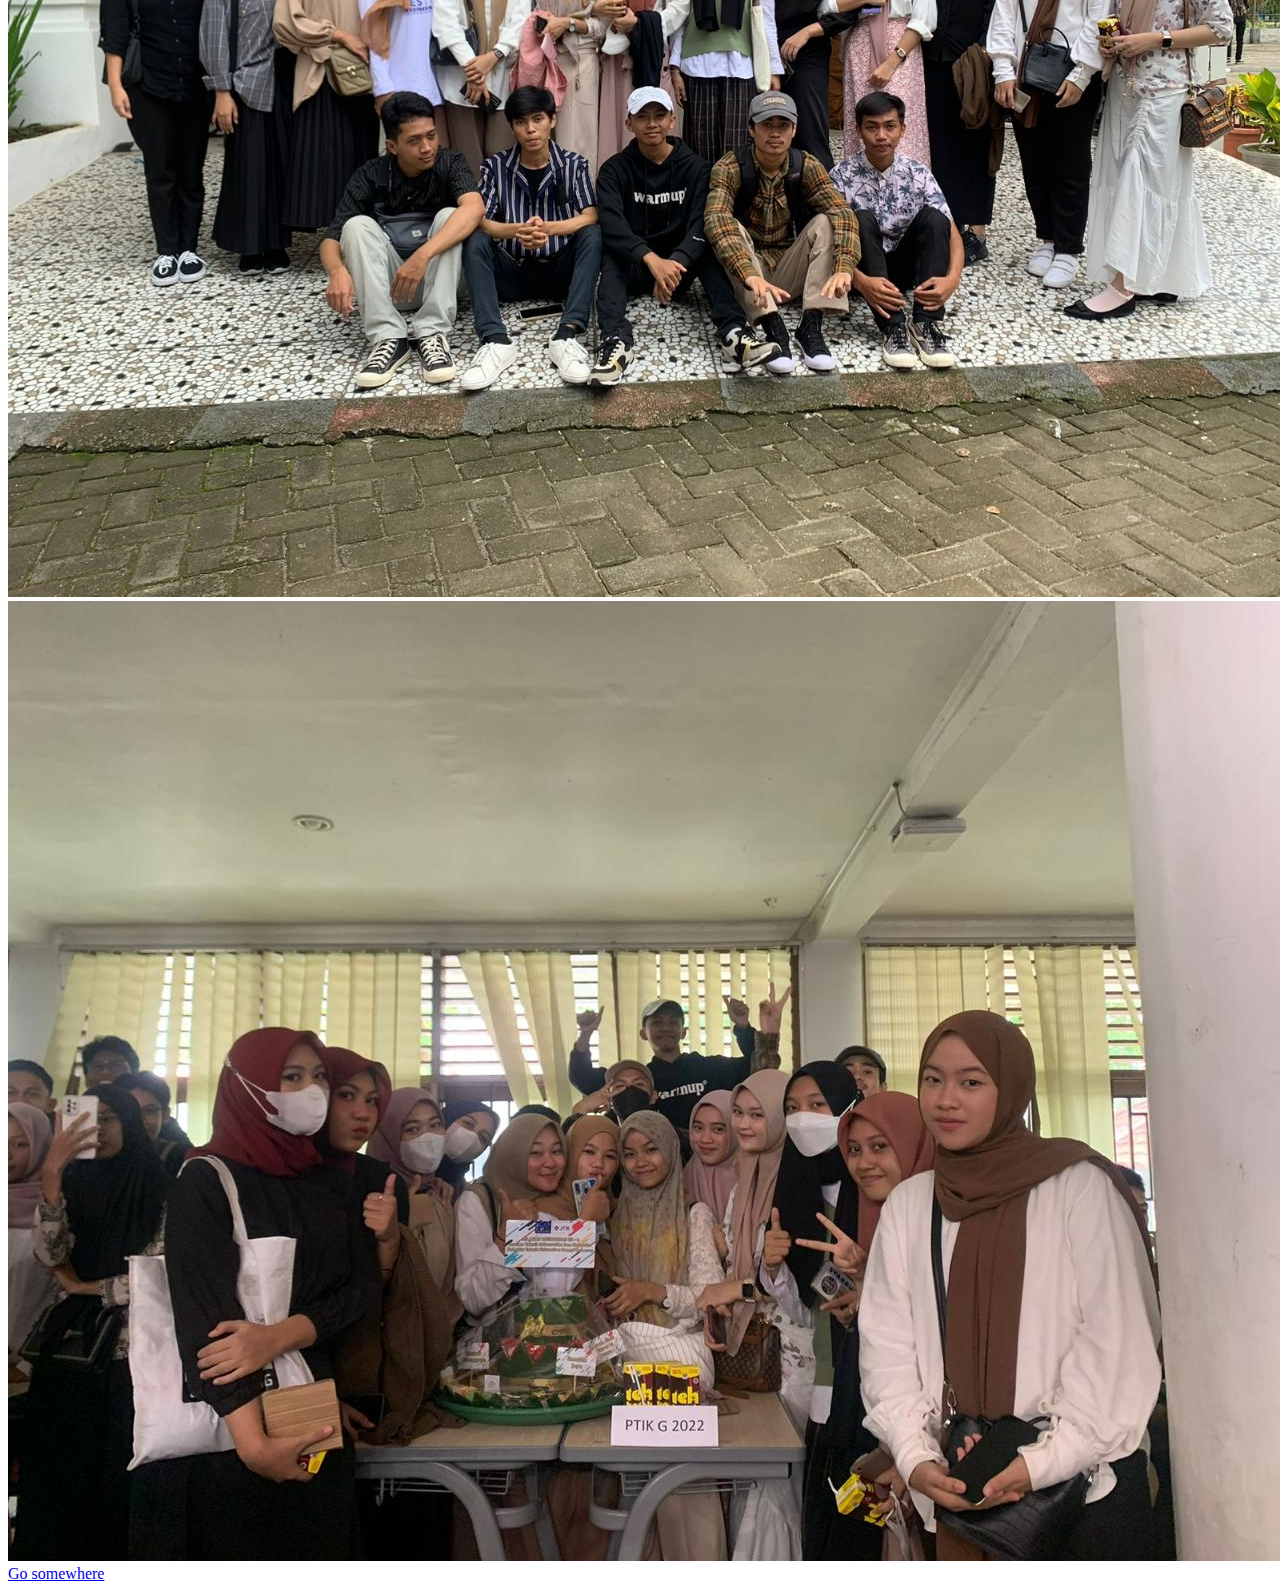
<file: Take Your Bread_Kelompok 2/artikel april.html>
<!DOCTYPE html>
<html lang="en">
<head>
    <meta charset="UTF-8">
    <meta name="viewport" content="width=device-width, initial-scale=1.0">
    <title>Perkenalan Diri_APRILIANTI NIRMALA S_PTIK G</title>
    <link href="https://cdn.jsdelivr.net/npm/bootstrap@5.3.2/dist/css/bootstrap.min.css" rel="stylesheet" integrity="sha384-T3c6CoIi6uLrA9TneNEoa7RxnatzjcDSCmG1MXxSR1GAsXEV/Dwwykc2MPK8M2HN" crossorigin="anonymous">
    <style type="text/css">
    /* hero background image */
    .bgimage {
        height:100vh;
        background: url('pipi.jpg');
        background-size:cover;
        position:relative;
    }
    /* text css above hero image*/
    .hero_title {
        font-size: 4.5rem;
    }
    .hero_desc {
        font-size: 2rem;
    }
    .hero-text {
        text-align: center;
        position: absolute;
        top: 50%;
        left: 50%;
        transform: translate(-50%, -50%);
        color: hsl(355, 93%, 52%);
    }
</style>
</head>
<body>
    <nav class="navbar navbar-expand-lg fixed-top navbarScroll">
        <div class="container p-2 mb-2 bg-body-tertiary">
            <button class="navbar-toggler" type="button" data-bs-toggle="collapse" data-bs-target="#navbarSupportedContent" aria-controls="navbarSupportedContent" aria-expanded="false" aria-label="Toggle navigation">
                <span class="navbar-toggler-icon"></span>
            </button>
            <div class="collapse navbar-collapse" id="navbarSupportedContent">
                <ul class="navbar-nav ms-auto">
                    <li class="nav-item active">
                        <a class="nav-link" href="#home">Home</a>
                    </li>
                    <li class="nav-item">
                        <a class="nav-link" href="#about">About</a>
                    </li>
                    <li class="nav-item">
                        <a class="nav-link" href="#events">Events</a>
                    </li>
                </ul>
                
            </div>
        </div>
    </nav>

    <!-- main banner -->
    <section class="bgimage" id="home">
        <div class="container-fluid">
            <div class="row">
            <div class="col-lg-12 col-md-12 col-sm-12 col-xs-12 hero-text">
                <h2 class="hero_title">Hi, it's me pipi</h2>
                <p class="hero_desc">I am a student at Makassar State University</p>
            </div>
            </div>
        </div>
    </section>

<!-- about section-->
<section id="about">
    <div class="container mt-4 pt-4">
        
        <h1 class="text-center">About Me</h1>
        <center>
            <div class="text-bg-danger p-3">
                <div class="row mt-4">
                    <div class="col-md-6">
                        <ul align="left">
                            <li>Nama    : APRILIANTI NIRMALA S</li>
                            <li>NIM     : 220209504001</li>
                            <li>Kelas   : PTIK G</li> 
                            <li><del>Alamat : desa wonuahoa kec. lambuya kab.konawe. prov. sulawesi tenggara</del></li>
                            <li>Alamat  : perumahan dosen blok b4 kota <u>Makassar</u></li>
                            <li>Sekolah Asal <b>SMA </b> Negeri <sup>1</sup> Lambuya</li>
                        </ul> 
                    </div>
                </div>
                <h4><b>Motto :</b></h4>
                <b><i style="font-size: 20px;">conquer or die</i></b>
            </div>
            </div>

            <div class="text-bg-danger p-3">
            <div class="accordion" id="accordionExample">
                <div class="accordion-item">
                    <h2 class="accordion-header">
                        <button class="accordion-button" type="button" data-bs-toggle="collapse" data-bs-target="#collapseOne" aria-expanded="true" aria-controls="collapseOne">
                            PENGALAMAN SELAMA MENGUKUTI PERKULIAH DI PTIK
                        </button>
                    </h2>
                    <div id="collapseOne" class="accordion-collapse collapse show" data-bs-parent="#accordionExample">
                        <div class="accordion-body bg-secondary">
                            <div class="row mt-3">
                                <p align="justify">
                                    Selama saya mengikuti perkuliahan di Program Studi Teknik Informatika dan Komputer (PTIK),
                                    saya telah menjalani perjalanan akademik yang penuh tantangan dan
                                    juga mencapai banyak pencapaian yang membanggakan. Ketika saya pertama kali masuk ke PTIK, saya
                                    memiliki sedikit pengetahuan tentang dunia IT, terutama dalam hal coding. Saya berasal dari latar belakang sekolah menengah umum (SMA),
                                    di mana pengetahuan tentang bahasa pemrograman seperti C++, C, HTML, dan sejenisnya sangat minim.
                                    Namun, alhamdulillah, selama berada di PTIK, saya telah belajar tentang coding dan bahasa pemrograman
                                    tersebut. Saat ini, saya memiliki pemahaman yang lebih baik tentang dunia komputer dan teknologi informasi.
                                </p>
                                <p align="justify">
                                    Selama perkuliahan, saya juga mendapatkan kesempatan berharga untuk berinteraksi dengan para dosen yang memiliki pengalaman yang sangat kaya di bidangnya masing-masing.
                                    Ini tidak hanya membuka peluang untuk bertanya langsung tentang topik yang kompleks, tetapi juga membantu saya mendapatkan pemahaman yang lebih dalam tentang teknologi informasi dari sudut pandang yang berbeda. Dengan mendengarkan pengalaman dan pengetahuan mereka,
                                    saya menjadi lebih yakin dalam menghadapi materi-materi yang semula mungkin terasa sulit. Interaksi dengan para dosen juga memotivasi saya untuk mengejar pengetahuan yang lebih luas dan berusaha untuk menjadi seorang profesional yang lebih kompeten di bidang teknologi informasi.
                                </p>
                            </div>
                        </div>
                    </div>
                </div>
                <div class="accordion-item">
                    <h2 class="accordion-header">
                        <button class="accordion-button collapsed" type="button" data-bs-toggle="collapse" data-bs-target="#collapseTwo" aria-expanded="false" aria-controls="collapseTwo">
                            Daftar Mata Kuliah yang di pelajari
                        </button>
                    </h2>
                    <div id="collapseTwo" class="accordion-collapse collapse" data-bs-parent="#accordionExample">
                        <div class="accordion-body bg-secondary">
                            <p align="left"><b>Daftar Mata Kuliah yang telah dipelajari :</b></p>
                            <ol TYPE="1" align="left">
                                <li>pendidikan agama islam</li>
                                <li>algoritma dan pemograman dasar</li>
                                <li>bahasa inggris</li>
                                <li>elektronika analog dan digital</li>
                                <li>matematika diskrit</li>
                                <li>pemograman web</li>
                                <li>pengantar ilmu komputer</li>
                                <li>pengantar kependidikan</li>
                                <li>organisasi dan arsitektur komputer</li>
                                <li>pancasila</li>
                                <li>pengembangan peserta didik</li>
                                <li>strategi pembelajaran</li>
                                <li>belajar dan pembelajaran</li>
                                <li>basis data</li>
                                <li>keamanan komputer</li>
                                <li>matematika dasar</li>
                                <li>kecerdasan buatan</li>
                                <li>sistem operasi</li>
                                <li>jaringan komputer</li>
                                <li>struktur data</li>
                                <li>pendidikan kewarganegaraan</li>
                                <li>profesi kependidikan</li>
                                <li>inovasi teknologi</li>
                                <li>komputer grafis</li>
                                <li>komunikasi data</li>
                            </ol>
                        </div>
                    </div>
                </div>
                
                <div class="accordion-item">
                    <h2 class="accordion-header">
                        <button class="accordion-button collapsed" type="button" data-bs-toggle="collapse" data-bs-target="#collapseThree" aria-expanded="false" aria-controls="collapseThree">
                            Daftar Dosen
                        </button>
                    </h2>
                    <div id="collapseThree" class="accordion-collapse collapse" data-bs-parent="#accordionExample">
                        <div class="accordion-body bg-secondary">
                            <p align="left"><b>Daftar Dosen :</b></p>
                            <ul TYPE="CIRCLE" align="left">
                                <li>ALIFYA NFH,S.pd.,M.pd.</li>
                                <li>ninik rahayu ashadi,S.pd.,M.pd.</li>
                                <li>Dr. Muliadi,S.pd.,M.T.</li>
                                <li>fhatiyah Adiba,S.pd.,M.Cs.</li>
                                <li>fadhlitrahman Baso,S.pd.,M.pd.</li>
                                <li>Dr.Muhammmad Ashadi,S.pd.,M.T.</li>
                                <li>M.Miftach Fakhri, S.kom.,M.pd.</li>
                                <li>Dr. Ramli Rasyid, S.Sos.,M.pd.</li>
                                <li>Dr Udin Sidik Sidin,S.pd.,M.T.</li>
                                <li>Irwansyah Suwahyu, S.Pd.I.,M.Pd.</li>
                                <li>Muhammad akil,M.T.</li>
                                <li>Wahyu Hidayat M, S.Pd.,M.Pd.</li>
                                <li>zullhajji, S.T.,M.T.</li>
                                <li>Dr bakhtiar,S.Pd.,M.Pd.</li>
                                <li>dwi resky anandari S.,S.Psi>,M.Si</li>
                                <li>Ayu Saputri Bahar,S.Pd.,M.Pd.</li>
                                <li>Mardiana,S.Pd.M.Pd.</li>
                                <li>Al imran,S.T.,M.T</li>
                                <li>Dr Maya Sari Wahyuni,S.t.,M.Kom.</li>
                                <li>Nurul Mykhlisah Abdal,S.Si.,M.Si.</li>
                                <li>usman,S.pd.,M.Pd.,Ph.D</li>
                            </ul> 
                        </div>
                    </div>
                </div>
            </div>
        </div>
    </div>
</section>
    <section class="events mt-5" id="events">
        <h1 class="text-center" style="color: hsl(342, 96%, 53%);">Event</h1>

<div class="card-deck">
  <div class="card">
    <div class="card-body text-center">
      <h5 class="card-title">"Kuliah Tamu Ryzen & Kreativitas "Duo Hebat di Dunia Digital"</h5>
      <div class="row">
        <div class="col-6">
          <img src="amd.jpg" class="card-img w-100" alt="pipi">
        </div>
        <div class="col-6">
          <img src="amd 2.jpg" class="card-img w-100" alt="gambar2">
        </div>
      </div>
    </div>
  </div>
</div>

<div class="card-deck">
  <div class="card">
    <div class="card-body text-center">
      <h5 class="card-title">"ice fest jurusan teknik informatika dan komputer 2022"</h5>
      <div class="row">
        <div class="col-6">
          <img src="ice fest.jpg" class="card-img w-100" alt="pipi">
        </div>
        <div class="col-6">
          <img src="ice fest 2.jpg" class="card-img w-100" alt="gambar2">
        </div>
      </div>
    </div>
  </div>
</div>
          <a href="#" class="btn btn-primary">Go somewhere</a>
       </section>
       <script src="https://cdn.jsdelivr.net/npm/bootstrap@5.3.2/dist/js/bootstrap.bundle.min.js" integrity="sha384-C6RzsynM9kWDrMNeT87bh95OGNyZPhcTNXj1NW7RuBCsyN/o0jlpcV8Qyq46cDfL" crossorigin="anonymous"></script>
</body>
</html>
</file>
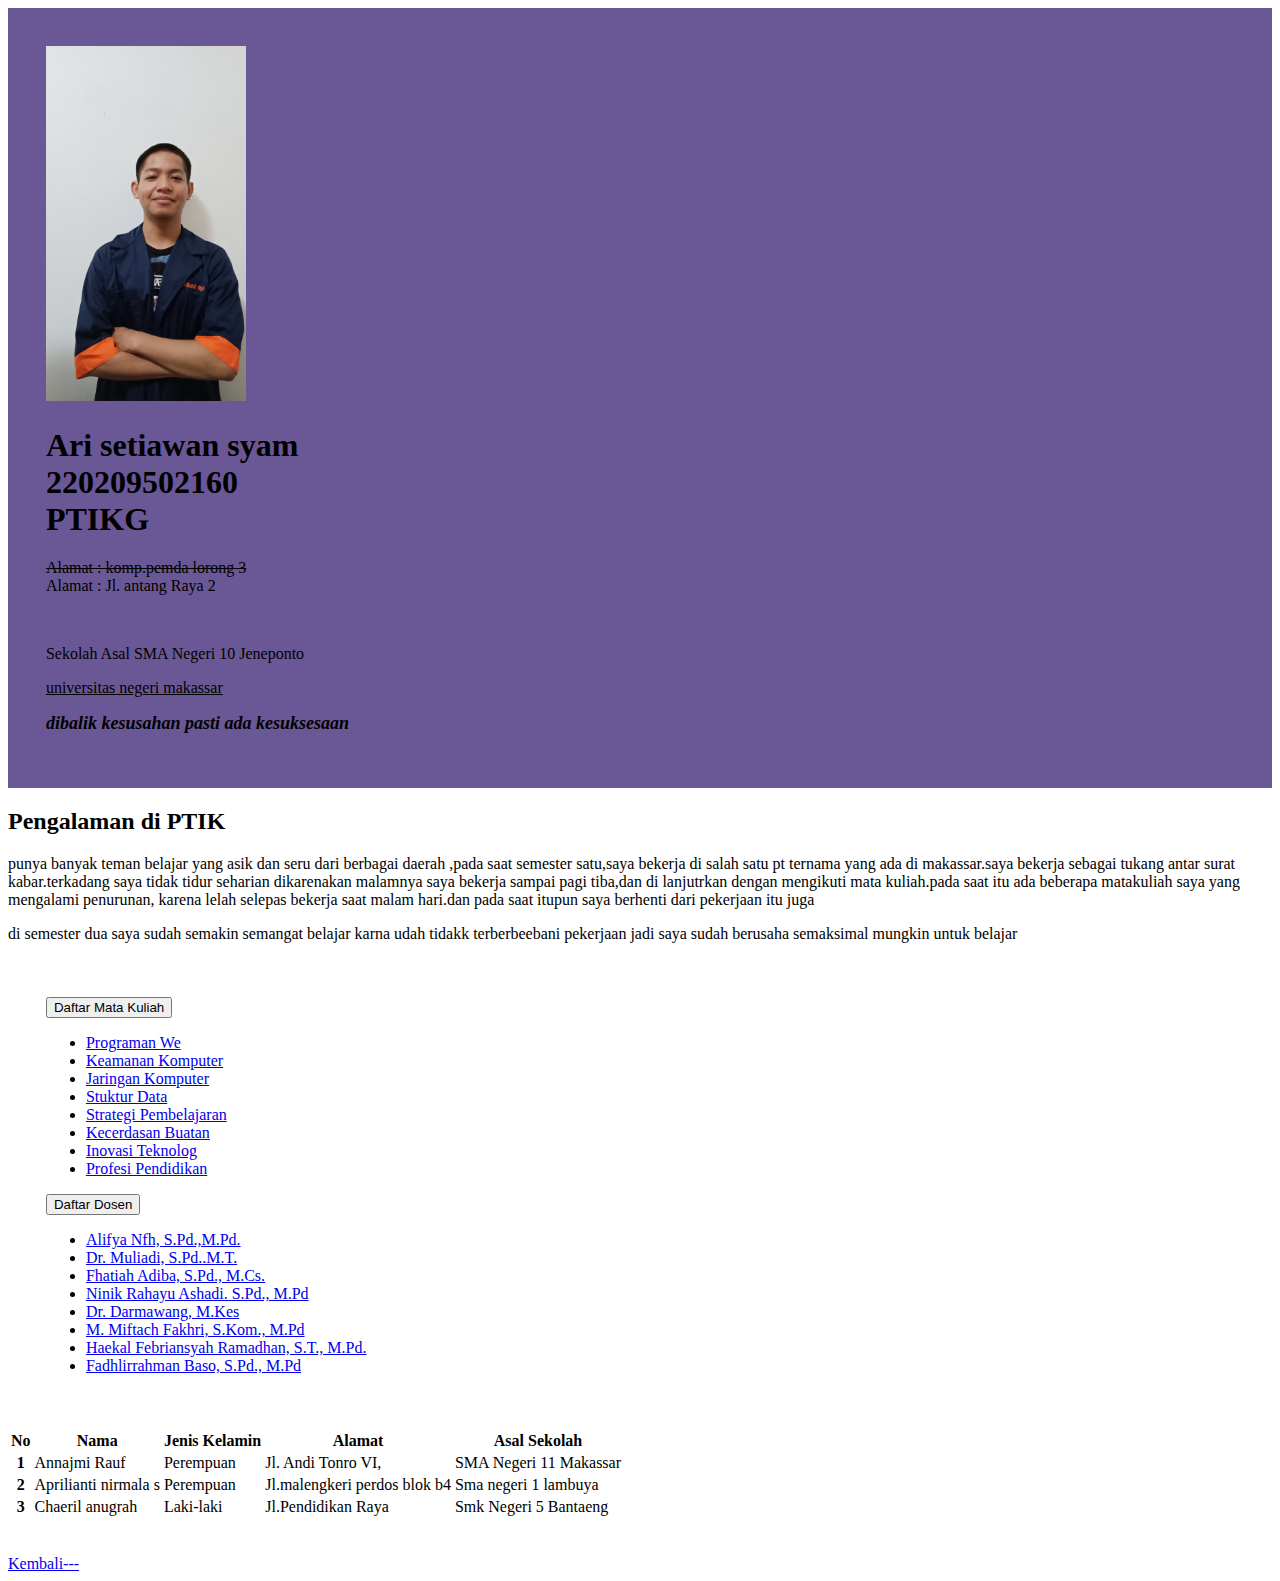
<file: Take Your Bread_Kelompok 2/Artikel arif.html>
<!DOCTYPE html>
<html l>
<head>
    <title>Perkenalan Diri</title>
    <link href="https://cdn.jsdelivr.net/npm/bootstrap@5.3.2/dist/css/bootstrap.min.css" rel="stylesheet" integrity="sha384-T3c6CoIi6uLrA9TneNEoa7RxnatzjcDSCmG1MXxSR1GAsXEV/Dwwykc2MPK8M2HN" crossorigin="anonymous">
    <script src="https://cdn.jsdelivr.net/npm/bootstrap@5.3.2/dist/js/bootstrap.bundle.min.js" integrity="sha384-C6RzsynM9kWDrMNeT87bh95OGNyZPhcTNXj1NW7RuBCsyN/o0jlpcV8Qyq46cDfL" crossorigin="anonymous"></script>
    <link rel="stylesheet" href="apa.css">
</head>
<body>
    <section class="jumbotron text-center"  >  
        
        <img src="Arif.jpg" alt="Arif" width="200" class="rounded-circle img-thumbnail"  >
        <h1 class="display-4">Ari setiawan syam <br>
            220209502160<br>
            PTIKG <br>
        </h1>
        <p class="lead"><del>Alamat  : komp.pemda lorong 3</del> <br>
            Alamat  : Jl. antang Raya 2</p><br>
    
            <p>
                Sekolah Asal SMA Negeri 10 Jeneponto
            </p>
            <p>
                <u>universitas negeri makassar</u>
            </p>
            <p>
             <font size="4"><b><i>dibalik kesusahan pasti ada kesuksesaan</i></b></font>
            </p>
       </section>

        
            <div class="container ">
                <div class="row text-center">
                  <div class="col "><h2>Pengalaman di PTIK</h2>
                  </div>
                </div>
                <div class="row  bs-danger-border-subtle justify-content-center fs-5">
                    <div class="col-4"><p>
                      punya banyak teman belajar yang asik dan seru dari berbagai daerah ,pada saat semester satu,saya bekerja di salah satu pt ternama yang ada di makassar.saya bekerja sebagai tukang antar surat kabar.terkadang saya tidak tidur seharian dikarenakan malamnya saya bekerja sampai pagi tiba,dan di lanjutrkan dengan mengikuti mata kuliah.pada saat itu ada beberapa matakuliah saya yang mengalami penurunan, karena lelah selepas bekerja saat malam hari.dan pada saat itupun saya berhenti dari pekerjaan itu juga
                       </p></div>
                    <div class="col-4"><p>
                      di semester dua saya sudah semakin semangat belajar karna udah tidakk terberbeebani pekerjaan jadi saya sudah berusaha semaksimal mungkin untuk belajar
                       </p></div>
                </div>
              </div>
         
      
      <section id="dosen">
       <div class="dropdown text-center bg-dark  ">
        <button class="btn btn-warning dropdown-toggle col-4" type="button" data-bs-toggle="dropdown" aria-expanded="false">
            Daftar Mata Kuliah
        </button>
        <ul class="dropdown-menu  ">
          <li><a class="dropdown-item" href="#">Programan We</a></li>
          <li><a class="dropdown-item" href="#">Keamanan Komputer</a></li>
          <li><a class="dropdown-item" href="#">Jaringan Komputer</a></li>
          <li><a class="dropdown-item" href="#">Stuktur Data</a></li>
          <li><a class="dropdown-item" href="#">Strategi Pembelajaran</a></li>
          <li><a class="dropdown-item" href="#">Kecerdasan Buatan</a></li>
          <li><a class="dropdown-item" href="#">Inovasi Teknolog</a></li>
          <li><a class="dropdown-item" href="#">Profesi Pendidikan</a></li>
           </ul>
           <button class="btn btn-warning dropdown-toggle col-4" type="button" data-bs-toggle="dropdown" aria-expanded="false">
            Daftar Dosen
        </button>
        <ul class="dropdown-menu ">
          <li><a class="dropdown-item" href="#">Alifya Nfh, S.Pd.,M.Pd.</a></li>
          <li><a class="dropdown-item" href="#">Dr. Muliadi, S.Pd..M.T.</a></li>
          <li><a class="dropdown-item" href="#">Fhatiah Adiba, S.Pd., M.Cs.</a></li>
          <li><a class="dropdown-item" href="#">Ninik Rahayu Ashadi. S.Pd., M.Pd</a></li>
          <li><a class="dropdown-item" href="#">Dr. Darmawang, M.Kes</a></li>
          <li><a class="dropdown-item" href="#">M. Miftach Fakhri, S.Kom., M.Pd</a></li>
          <li><a class="dropdown-item" href="#">Haekal Febriansyah Ramadhan, S.T., M.Pd.</a></li>
          <li><a class="dropdown-item" href="#">Fadhlirrahman Baso, S.Pd., M.Pd</a></li>
           </ul>
      </div>
    </section>
         
   
            <table class="table table-danger">
                <thead>
                  <tr>
                    <th scope="col">No</th>
                    <th scope="col">Nama</th>
                    <th scope="col">Jenis Kelamin</th>
                    <th scope="col">Alamat</th>
                    <th scope="col">Asal Sekolah</th>
                  </tr>
                </thead>
                <tbody>
                  <tr>
                    <th scope="row">1</th>
                    <td>Annajmi Rauf</td>
                    <td>Perempuan</td>
                    <td>Jl. Andi Tonro VI,</td>
                    <td>SMA Negeri 11 Makassar</td>
                  </tr>
                  <tr>
                    <th scope="row">2</th>
                    <td>Aprilianti nirmala s</td>
                     <td>Perempuan</td>
                     <td>Jl.malengkeri perdos blok b4</td>
                     <td> Sma negeri 1 lambuya</td>
                  </tr>
                  <tr>
                    <th scope="row">3</th>
                    <td>Chaeril anugrah</td>
                    <td>Laki-laki</td>
                    <td>Jl.Pendidikan Raya</td>
                    <td>Smk Negeri 5 Bantaeng</td>
                  </tr>
                </tbody>
              </table>
        </tr>
              </table><br><br>
              <a href="Index.html">Kembali---</a>
</body>
</html>
</file>
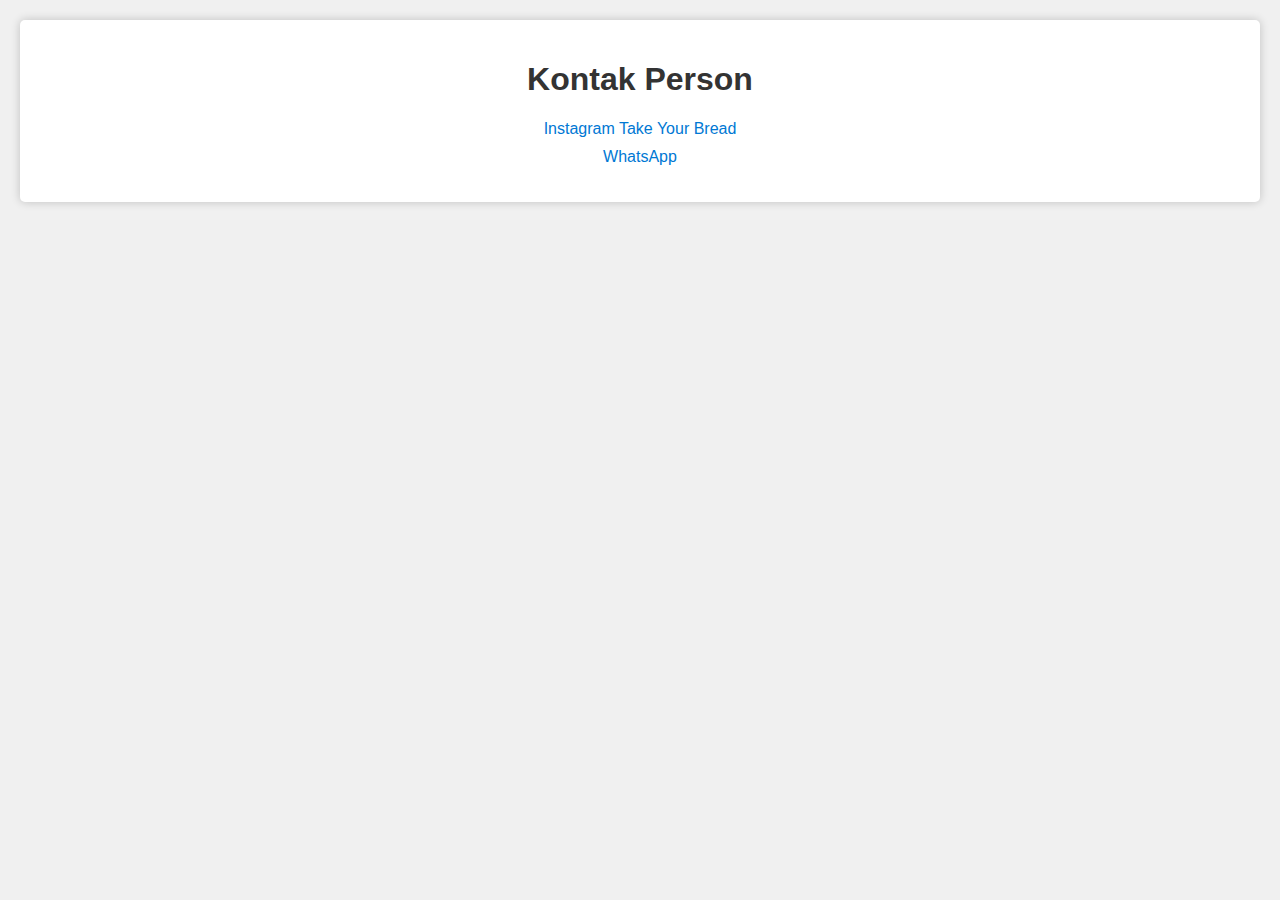
<file: Take Your Bread_Kelompok 2/contact.html>
<!DOCTYPE html>
<html lang="en">
<head>
    <meta charset="UTF-8">
    <meta name="viewport" content="width=device-width, initial-scale=1.0">
    <title>Alamat Toko dan Peta</title>
    <style>
        body {
            font-family: Arial, sans-serif;
            margin: 0;
            padding: 0;
            background-color: #f0f0f0;
        }

        div {
            background-color: #fff;
            padding: 20px;
            margin: 20px;
            border-radius: 5px;
            box-shadow: 0px 0px 10px rgba(0, 0, 0, 0.2);
            text-align: center; /* Mengatur teks di tengah secara horizontal */
        }

        h1 {
            color: #333;
        }

        p {
            color: #555;
        }

        iframe {
            display: block;
            margin: 0 auto;
        }

        ul {
            list-style: none;
            padding: 0;
        }

        li {
            margin: 10px 0;
        }

        a {
            text-decoration: none;
            color: #0078d4; /* Warna biru untuk tautan */
        }
    </style>
</head>
<body>

    <div>
        <h1>Kontak Person</h1>
        <ul>
            <li><a href="https://instagram.com/takeyourbread?igshid=MzRlODBiNWFlZA==" target="_blank">Instagram Take Your Bread</a></li>
            <li><a href="https://tr.ee/JfYr2EGxny" target="_blank">WhatsApp</a></li>
        </ul>
    </div>
</body>
</html>
</file>
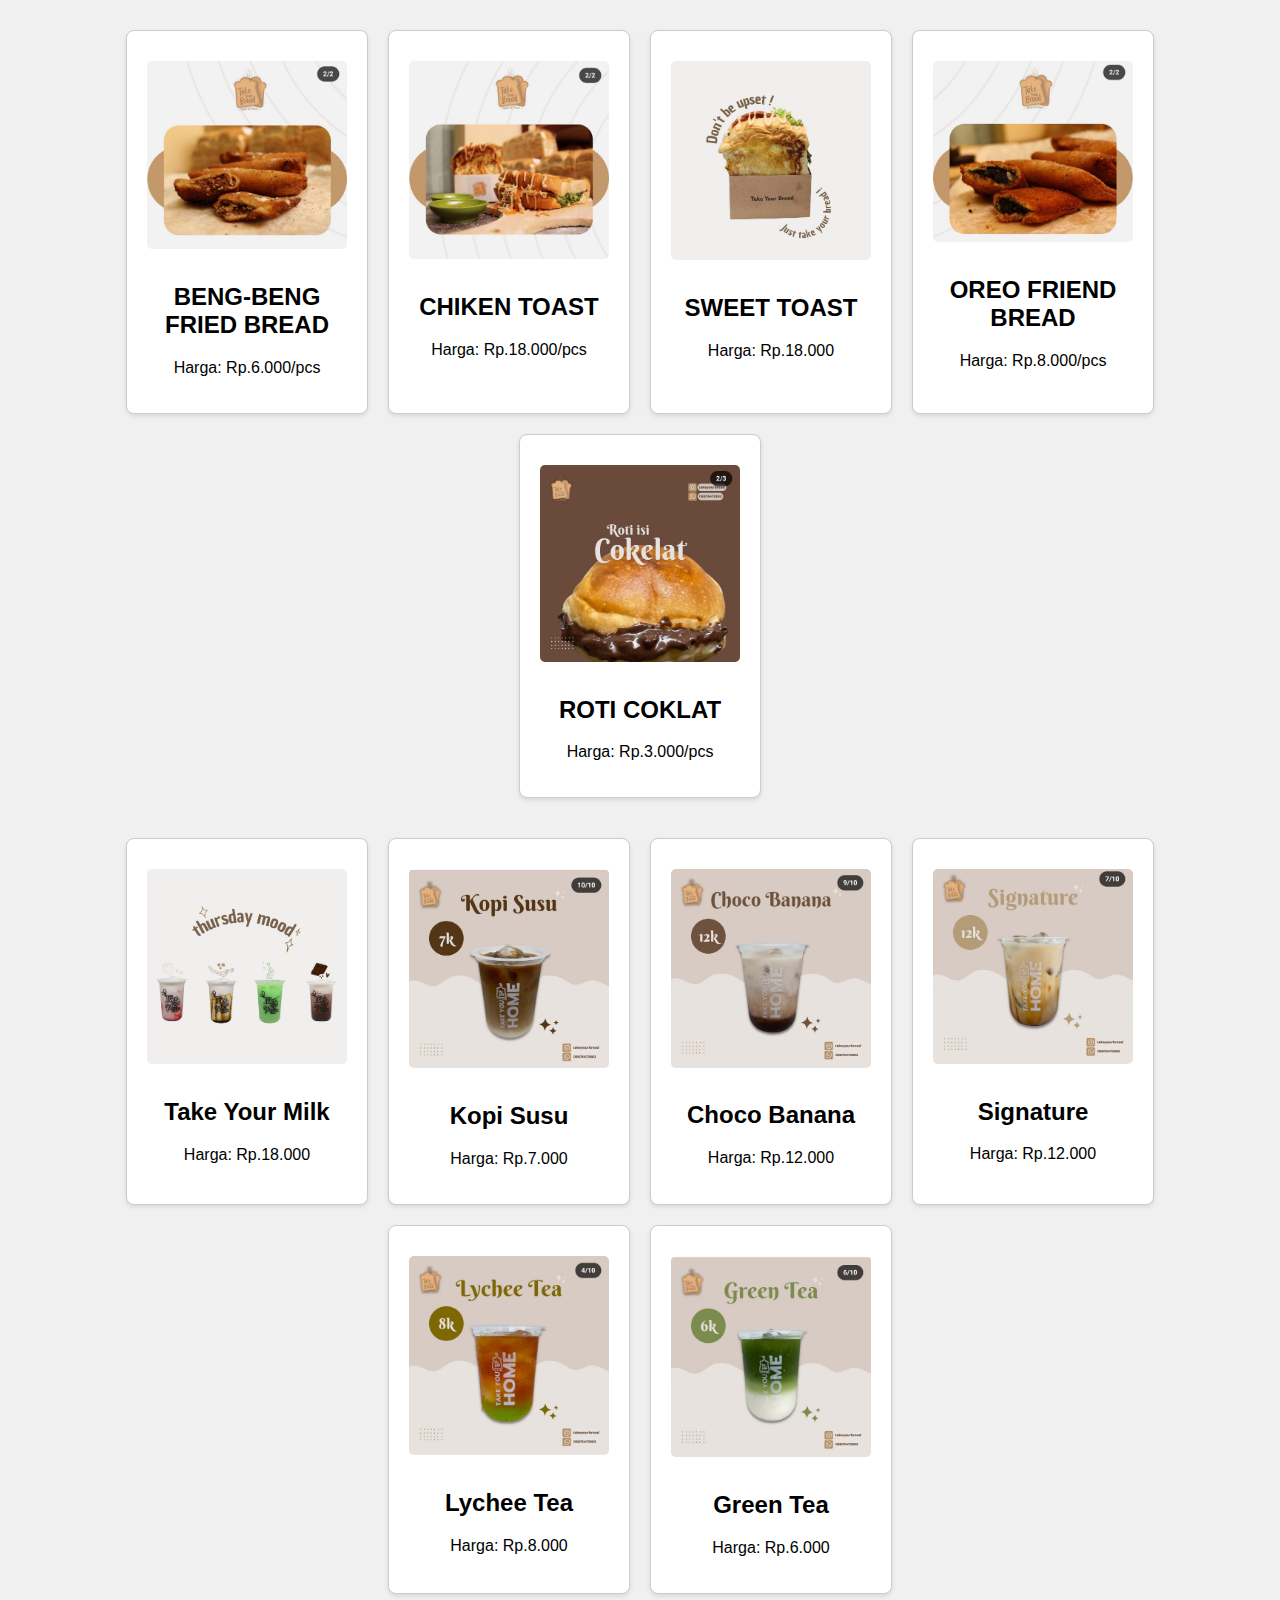
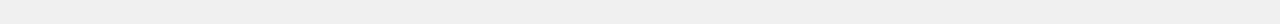
<file: Take Your Bread_Kelompok 2/Menu.html>
<!DOCTYPE html>
<html>
<head>
    <style>
        body {
            font-family: Arial, sans-serif;
            background-color: #f0f0f0;
        }

        .menu {
            display: flex;
            flex-wrap: wrap;
            justify-content: center;
            margin: 20px;
        }

        .menu-item {
            border: 1px solid #ccc;
            background-color: #fff;
            border-radius: 8px;
            padding: 20px;
            margin: 10px;
            text-align: center;
            width: 200px;
            box-shadow: 0 2px 4px rgba(0, 0, 0, 0.1);
        }

        .menu-item img {
            max-width: 100%;
            height: auto;
            margin: 10px 0;
            border-radius: 5px;
        }

        .menu-title {
            font-size: 24px;
            margin: 20px 0;
            text-align: center;
        }
    </style>
</head>
<body>
    
    <div class="menu">
        
        <div class="menu-item">
            <img src="Roti1.jpg" alt="Roti1">
            <h2>BENG-BENG FRIED BREAD</h2>
            <p>Harga: Rp.6.000/pcs</p>
        </div>
        <div class="menu-item">
            <img src="Roti2.jpg" alt="Roti2">
            <h2>CHIKEN TOAST</h2>
            <p>Harga: Rp.18.000/pcs</p>
        </div>
        <div class="menu-item">
            <img src="sweet toash - Copy.jpg" alt="sweet toash - Copy">
            <h2>SWEET TOAST</h2>
            <p>Harga: Rp.18.000</p>
        </div>
        <div class="menu-item">
            <img src="Roti5.jpg" alt="Roti5">
            <h2>OREO FRIEND BREAD</h2>
            <p>Harga: Rp.8.000/pcs</p>
        </div>
        <div class="menu-item">
            <img src="roti coklat.jpg" alt="roti coklat">
            <h2>ROTI COKLAT</h2>
            <p>Harga: Rp.3.000/pcs</p>
        </div>
    </div>

    <div class="menu">
       
        <div class="menu-item">
            <img src="take your milk - Copy.jpg" alt="ake your milk - Copy">
            <h2>Take Your Milk</h2>
            <p>Harga: Rp.18.000</p>
        </div>
        <div class="menu-item">
            <img src="kopi susu.jpg" alt="kopi susu">
            <h2>Kopi Susu</h2>
            <p>Harga: Rp.7.000</p>
        </div>
        <div class="menu-item">
            <img src="choco banana.jpg" alt="choco banana">
            <h2>Choco Banana</h2>
            <p>Harga: Rp.12.000</p>
        </div>
        <div class="menu-item">
            <img src="signature.jpg" alt="signature">
            <h2>Signature</h2>
            <p>Harga: Rp.12.000</p>
        </div>
        <div class="menu-item">
            <img src="lychee tea.jpg" alt="lychee tea">
            <h2>Lychee Tea</h2>
            <p>Harga: Rp.8.000</p>
        </div>
        <div class="menu-item">
            <img src="greentea.jpg" alt="greentea">
            <h2>Green Tea</h2>
            <p>Harga: Rp.6.000</p>
        </div>
    </div>
</body>
</html>
</file>
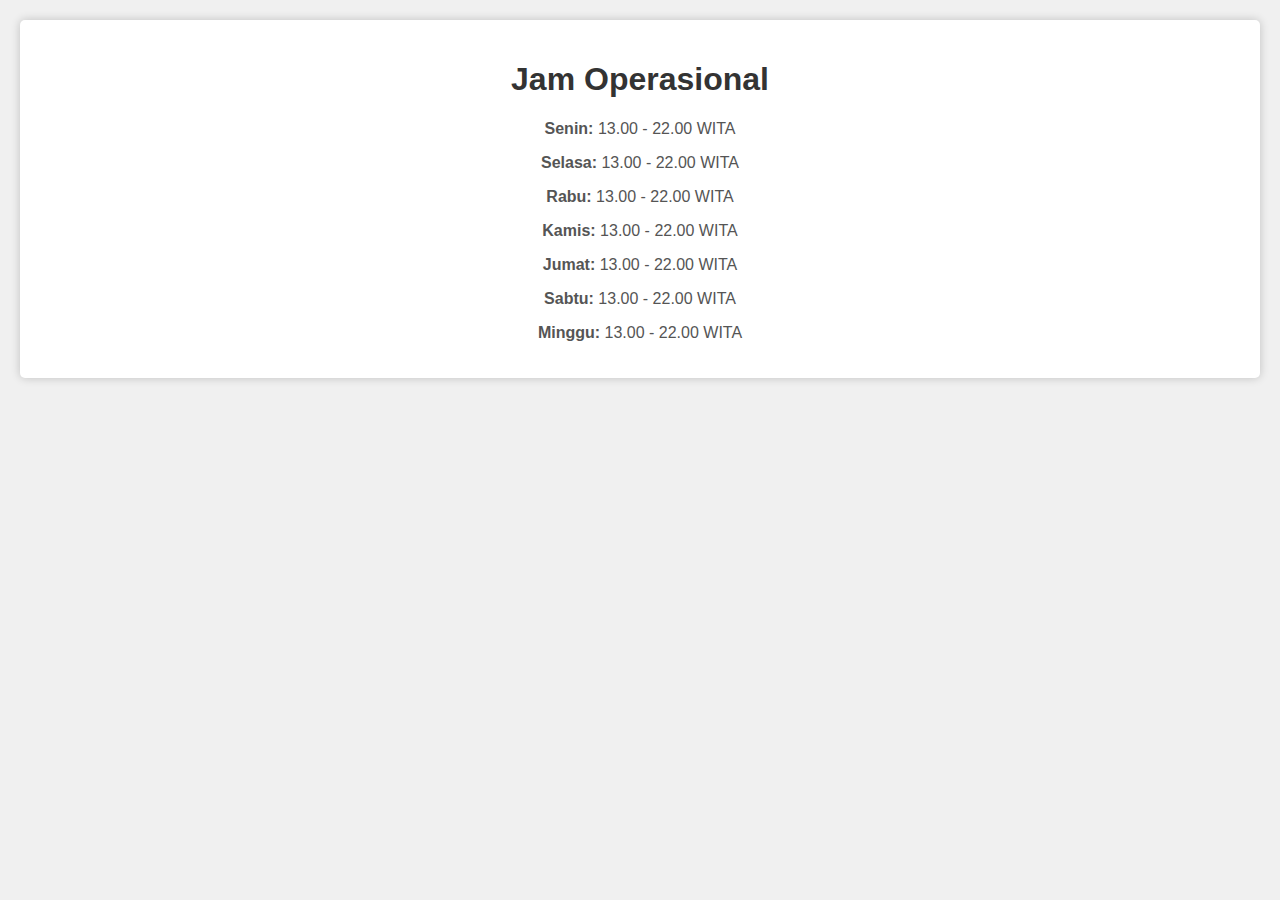
<file: Take Your Bread_Kelompok 2/operational hour.html>
<!DOCTYPE html>
<html lang="en">
<head>
    <meta charset="UTF-8">
    <meta name="viewport" content="width=device-width, initial-scale=1.0">
    <title>Jam Operasional</title>
    <style>
        body {
            font-family: Arial, sans-serif;
            margin: 0;
            padding: 0;
            background-color: #f0f0f0;
        }

        div {
            background-color: #fff;
            padding: 20px;
            margin: 20px;
            border-radius: 5px;
            box-shadow: 0px 0px 10px rgba(0, 0, 0, 0.2);
            text-align: center; /* Mengatur teks di tengah secara horizontal */
        }

        h1 {
            color: #333;
        }

        p {
            color: #555;
        }
    </style>
</head>
<body>
    
    <div>
        <h1>Jam Operasional</h1>
        <p><strong>Senin:</strong> 13.00 - 22.00 WITA</p>
        <p><strong>Selasa:</strong> 13.00 - 22.00 WITA</p>
        <p><strong>Rabu:</strong> 13.00 - 22.00 WITA</p>
        <p><strong>Kamis:</strong> 13.00 - 22.00 WITA</p>
        <p><strong>Jumat:</strong> 13.00 - 22.00 WITA</p>
        <p><strong>Sabtu:</strong> 13.00 - 22.00 WITA</p>
        <p><strong>Minggu:</strong> 13.00 - 22.00 WITA</p>
    </div>
</body>
</html>
</file>
<file: Take Your Bread_Kelompok 2/apa.css>
.jumbotron {
    padding: 3%;
    background-color: rgb(106, 87, 150);
}
.dropdown {
padding: 3%;
}
</file>
